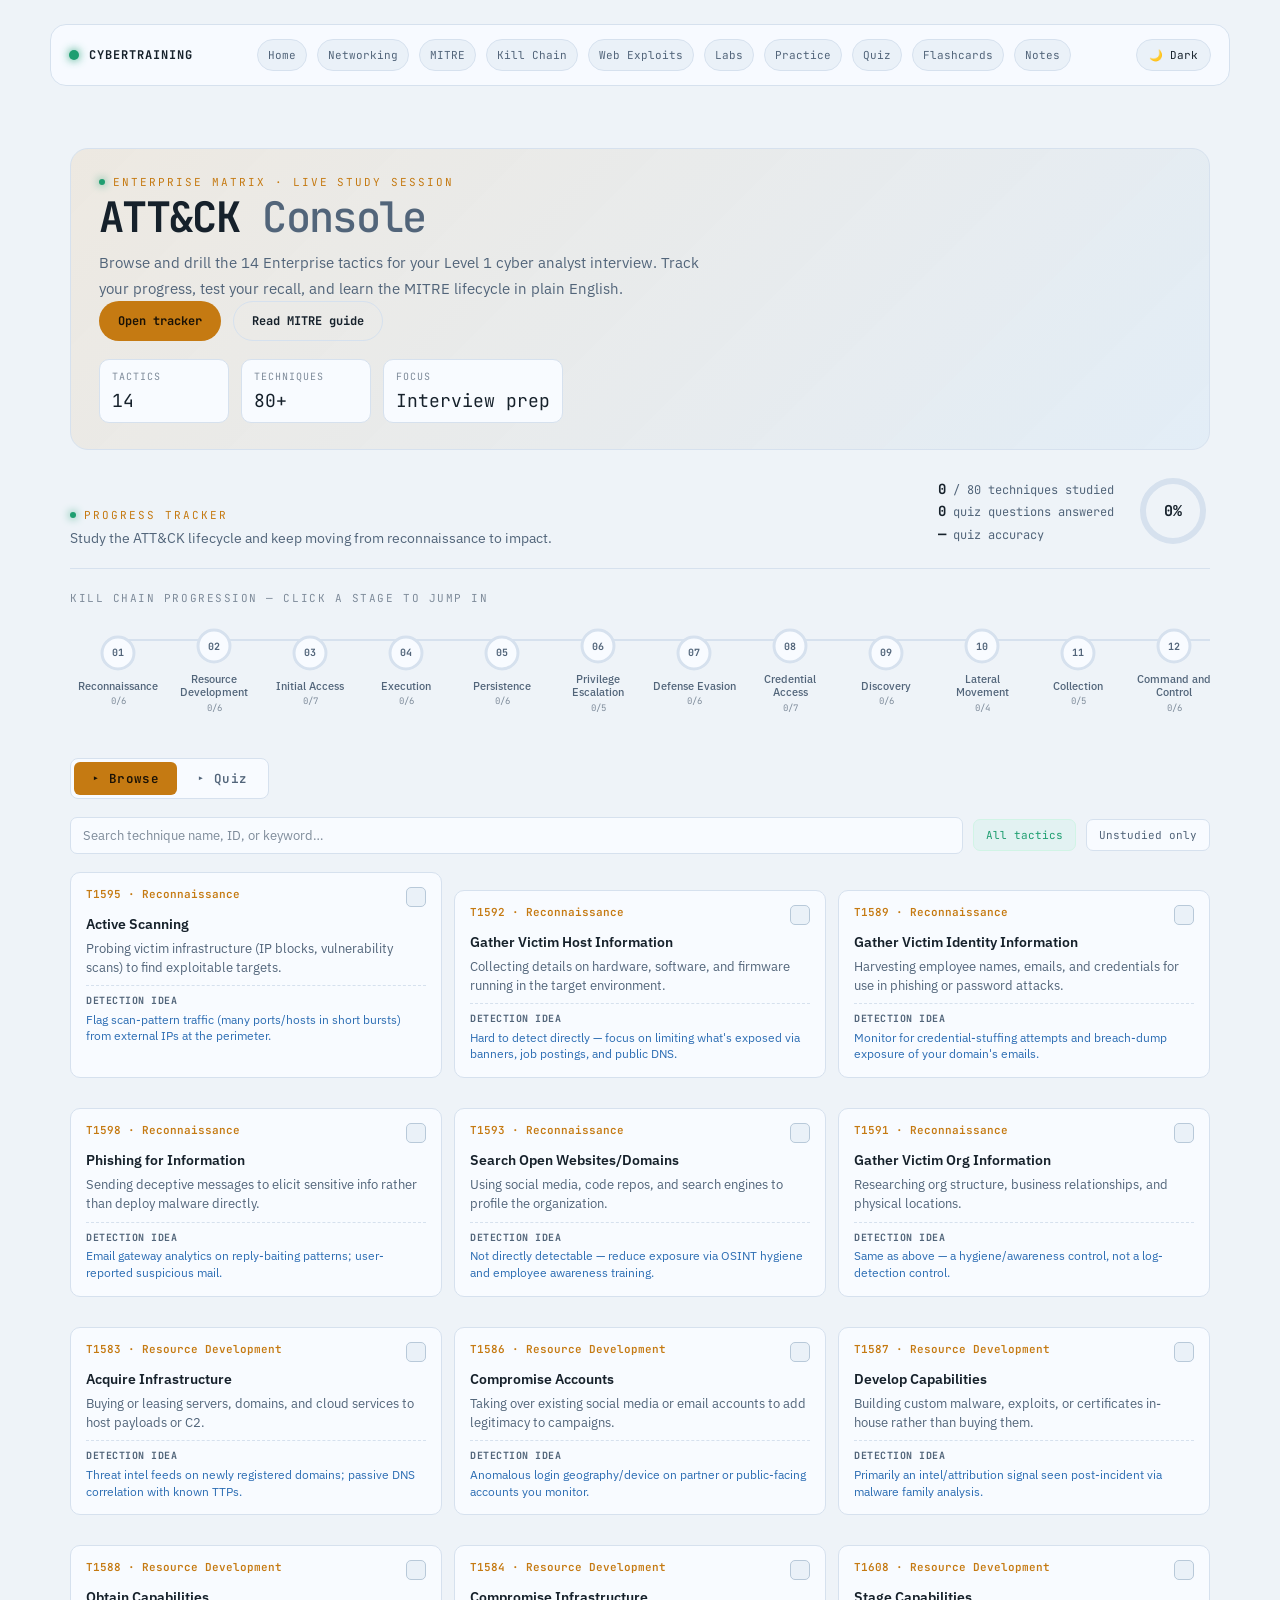
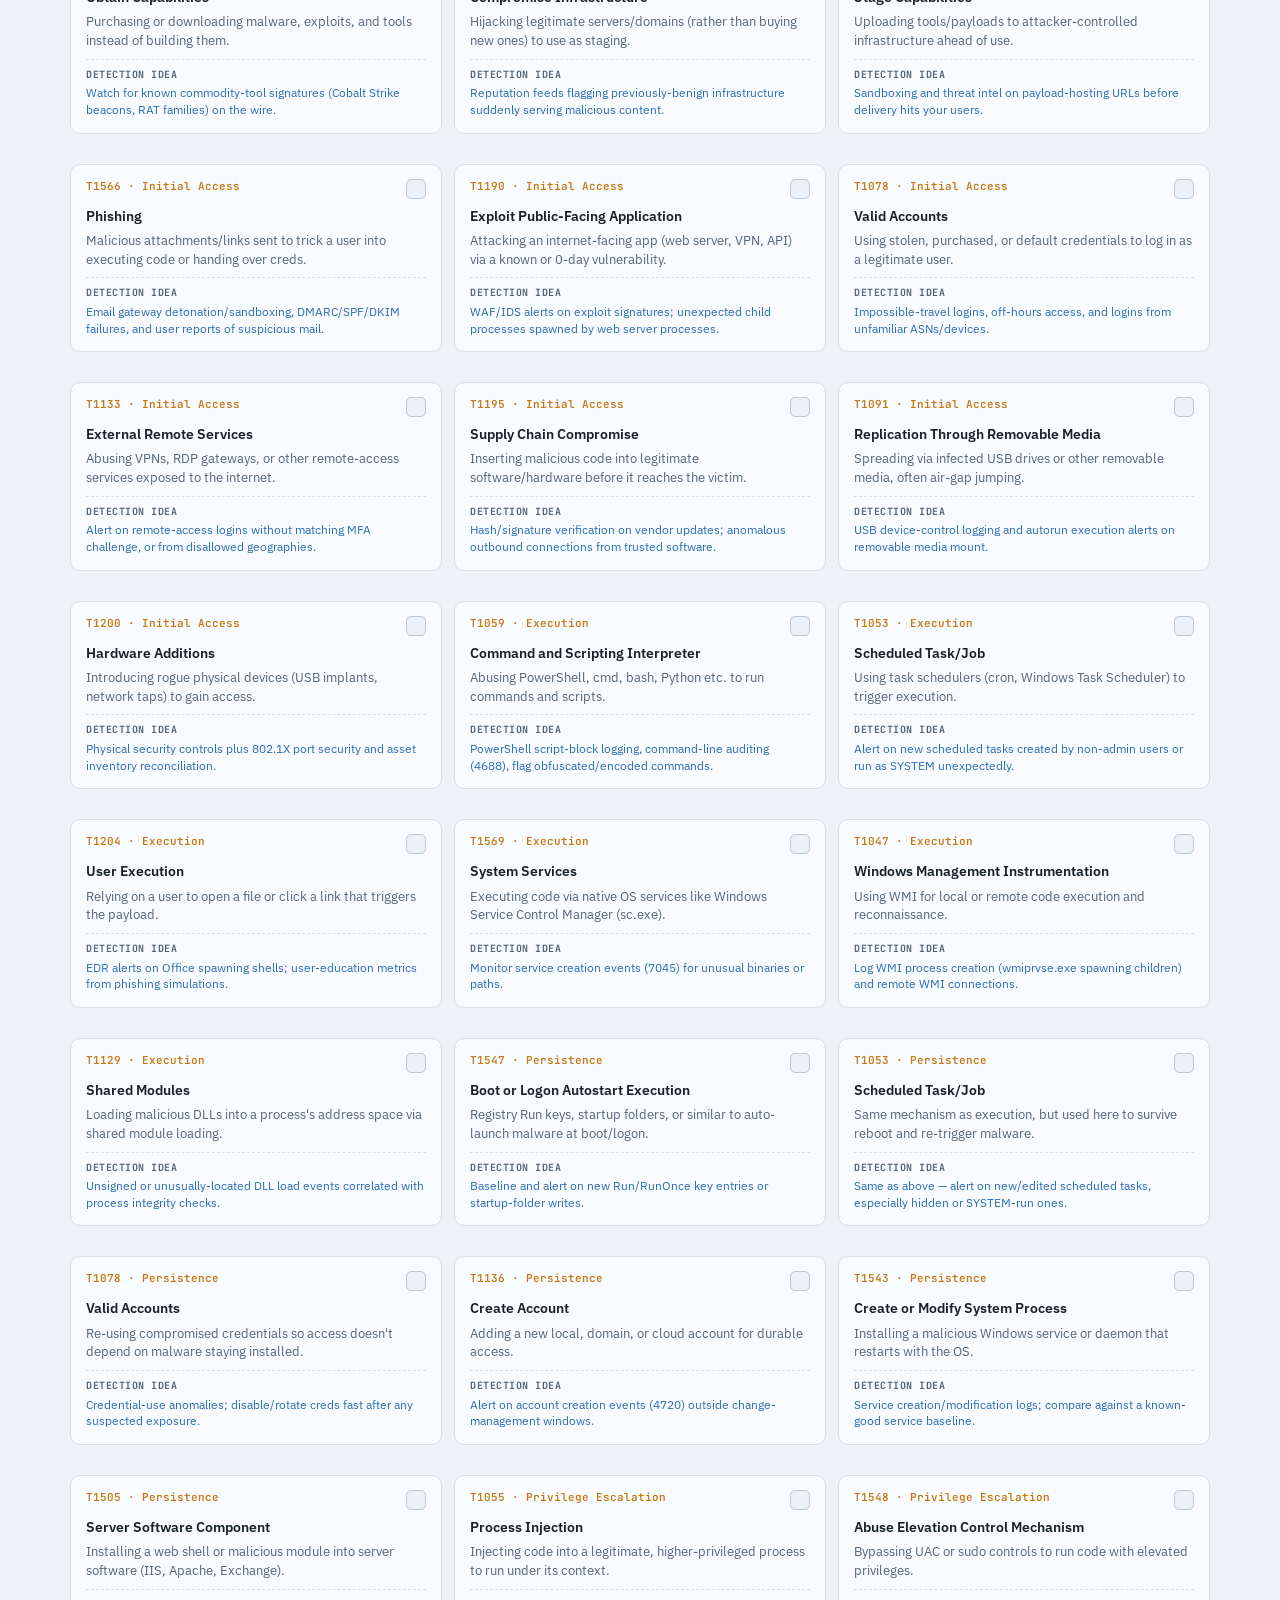
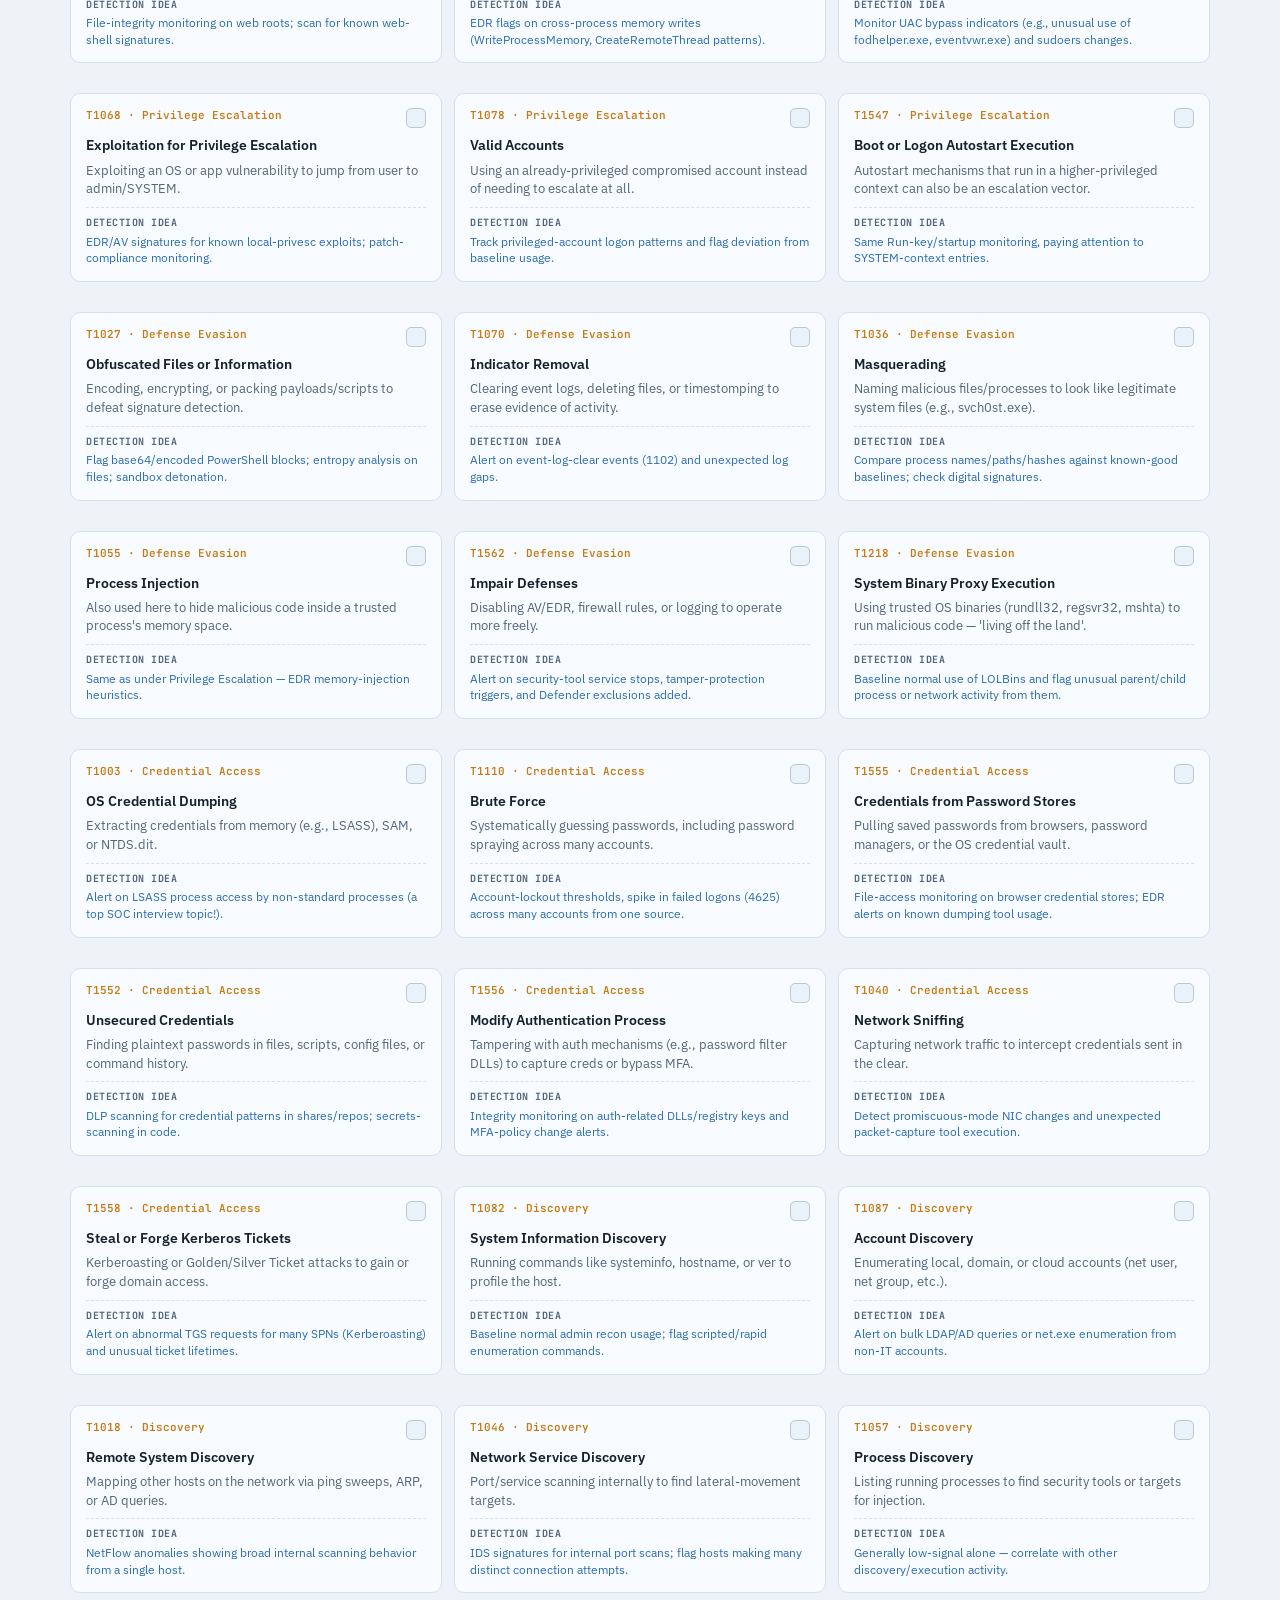
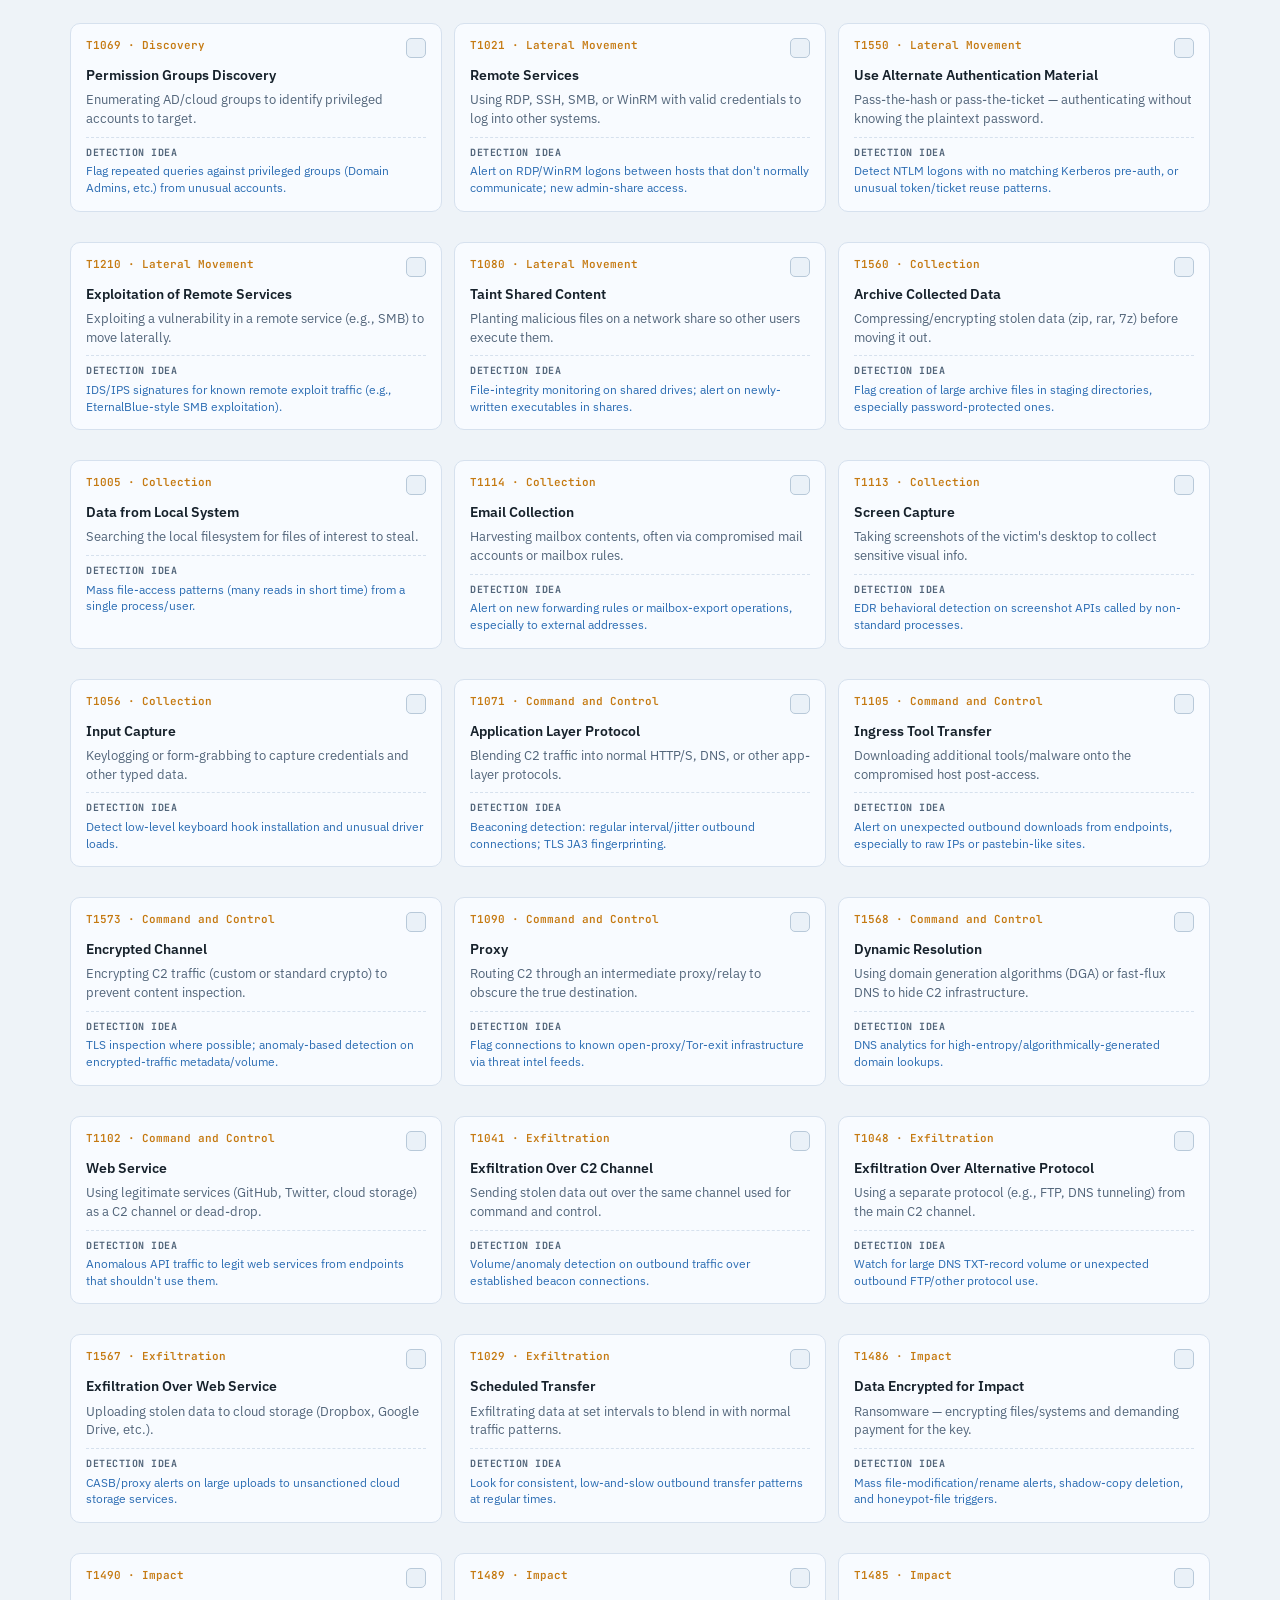
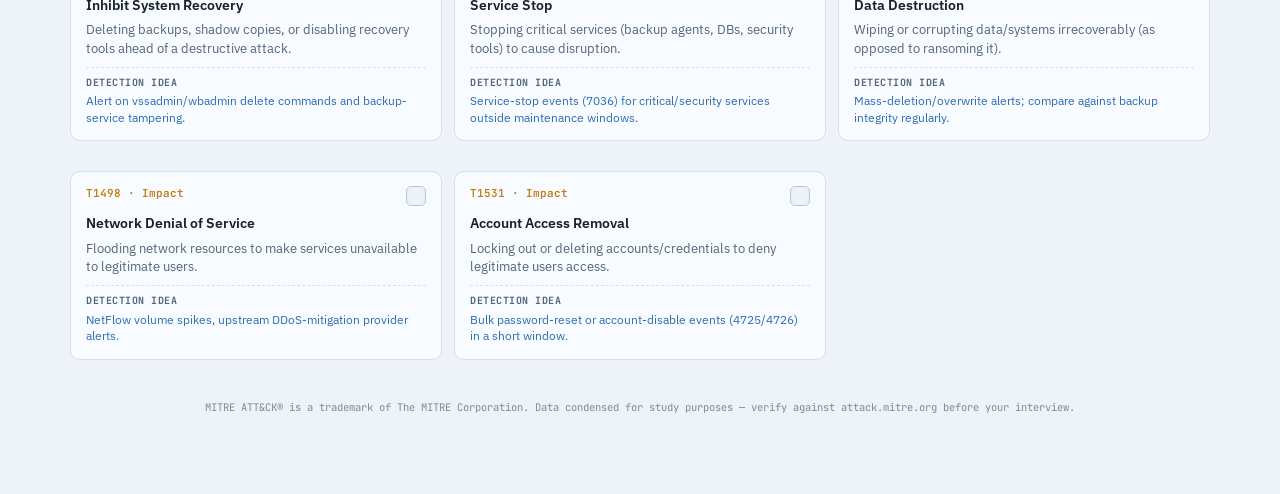
<file: index.html>
<!DOCTYPE html>
<html lang="en" data-theme="dark">
<head>
<meta charset="UTF-8">
<meta name="viewport" content="width=device-width, initial-scale=1.0">
<title>ATT&CK Console — Enterprise Study Tracker</title>
<link rel="stylesheet" href="assets/css/site.css">
</head>
<body>
  <div class="topbar">
    <div class="brand-mini"><span class="brand-mark"></span>Cybertraining</div>
    <nav class="site-nav" aria-label="Main navigation">
      <a href="index.html">Home</a>
      <a href="pages/networking-protocols.html">Networking</a>
      <a href="pages/mitre.html">MITRE</a>
      <a href="pages/cyber-kill-chains.html">Kill Chain</a>
      <a href="pages/web-vulnerabilities-exploits.html">Web Exploits</a>
      <a href="pages/labs.html">Labs</a>
      <a href="pages/practice.html">Practice</a>
      <a href="pages/quiz.html">Quiz</a>
      <a href="pages/flashcards.html">Flashcards</a>
      <a href="pages/notes.html">Notes</a>
    </nav>
    <button class="theme-toggle" id="theme-toggle" type="button" aria-label="Toggle theme">☀️ Light</button>
  </div>

<div class="wrap">
  <section class="page-hero">
    <div>
      <div class="brand-eyebrow"><span class="dot"></span>ENTERPRISE MATRIX · LIVE STUDY SESSION</div>
      <h1>ATT&CK<span> Console</span></h1>
      <p>Browse and drill the 14 Enterprise tactics for your Level 1 cyber analyst interview. Track your progress, test your recall, and learn the MITRE lifecycle in plain English.</p>
      <div class="hero-actions">
        <a class="primary-button" href="#browse-view">Open tracker</a>
        <a class="secondary-button" href="pages/mitre.html">Read MITRE guide</a>
      </div>
      <div class="quick-stats">
        <div class="quick-stat"><span class="label">Tactics</span><span class="value">14</span></div>
        <div class="quick-stat"><span class="label">Techniques</span><span class="value">80+</span></div>
        <div class="quick-stat"><span class="label">Focus</span><span class="value">Interview prep</span></div>
      </div>
    </div>
  </section>

  <header>
    <div>
      <div class="brand-eyebrow"><span class="dot"></span>Progress tracker</div>
      <div class="subtitle">Study the ATT&CK lifecycle and keep moving from reconnaissance to impact.</div>
    </div>
    <div class="stat-block">
      <div class="stat-nums">
        <div><b id="stat-studied">0</b> / <span id="stat-total">0</span> techniques studied</div>
        <div><b id="stat-quiz">0</b> quiz questions answered</div>
        <div><b id="stat-acc">—</b> quiz accuracy</div>
      </div>
      <div class="ring">
        <svg viewBox="0 0 74 74">
          <circle class="ring-bg" cx="37" cy="37" r="30"></circle>
          <circle class="ring-fg" id="ring-fg" cx="37" cy="37" r="30" stroke-dasharray="188.5" stroke-dashoffset="188.5"></circle>
        </svg>
        <div class="ring-label" id="ring-label">0%</div>
      </div>
    </div>
  </header>

  <div class="rail-section">
    <div class="rail-title">Kill Chain Progression — click a stage to jump in</div>
    <div class="rail" id="rail"></div>
  </div>

  <div class="tabs">
    <button class="tab-btn active" data-tab="browse">▸ Browse</button>
    <button class="tab-btn" data-tab="quiz">▸ Quiz</button>
  </div>

  <div id="browse-view">
    <div class="controls">
      <input class="search-box" id="search" placeholder="Search technique name, ID, or keyword…">
      <button class="filter-chip active" id="filter-all">All tactics</button>
      <button class="filter-chip" id="filter-unstudied">Unstudied only</button>
    </div>
    <div id="tactic-heading-block"></div>
    <div class="grid" id="grid"></div>
    <div class="empty-note" id="empty-note" style="display:none;">No techniques match that search.</div>
  </div>

  <div id="quiz-view" style="display:none;">
    <div class="quiz-wrap">
      <div class="quiz-score">
        <span>Session score: <b id="qs-correct">0</b> / <span id="qs-total">0</span></span>
        <button class="filter-chip" id="qz-reset">Reset session</button>
      </div>
      <div class="quiz-card">
        <div class="quiz-kicker" id="qz-kicker">Question type</div>
        <div class="quiz-prompt" id="qz-prompt">Loading…</div>
        <div class="quiz-options" id="qz-options"></div>
        <div class="quiz-explain" id="qz-explain"></div>
        <button class="quiz-next" id="qz-next">Next question →</button>
      </div>
      <div class="quiz-progressbar"><div id="qz-bar" style="width:0%"></div></div>
    </div>
  </div>

  <footer>MITRE ATT&CK® is a trademark of The MITRE Corporation. Data condensed for study purposes — verify against attack.mitre.org before your interview.</footer>
</div>

<script src="assets/js/site.js"></script>
</body>
</html>
</file>
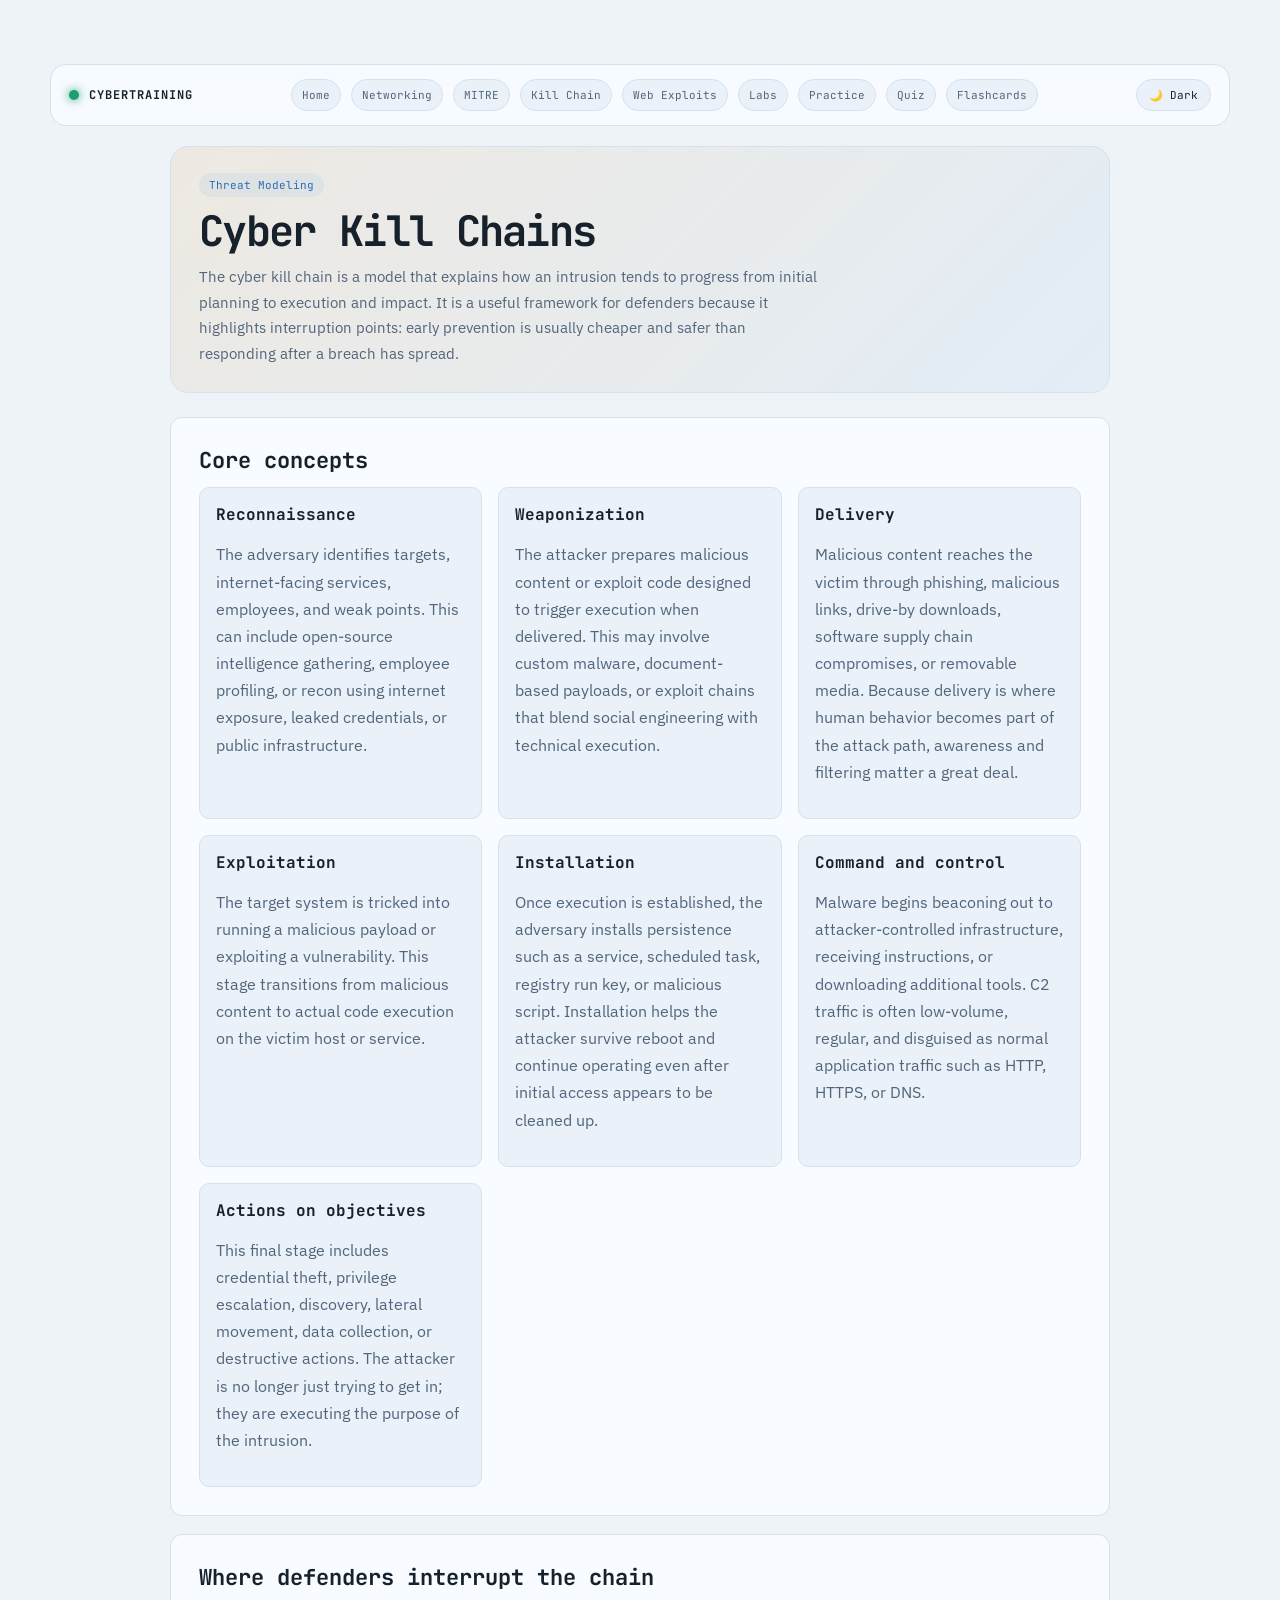
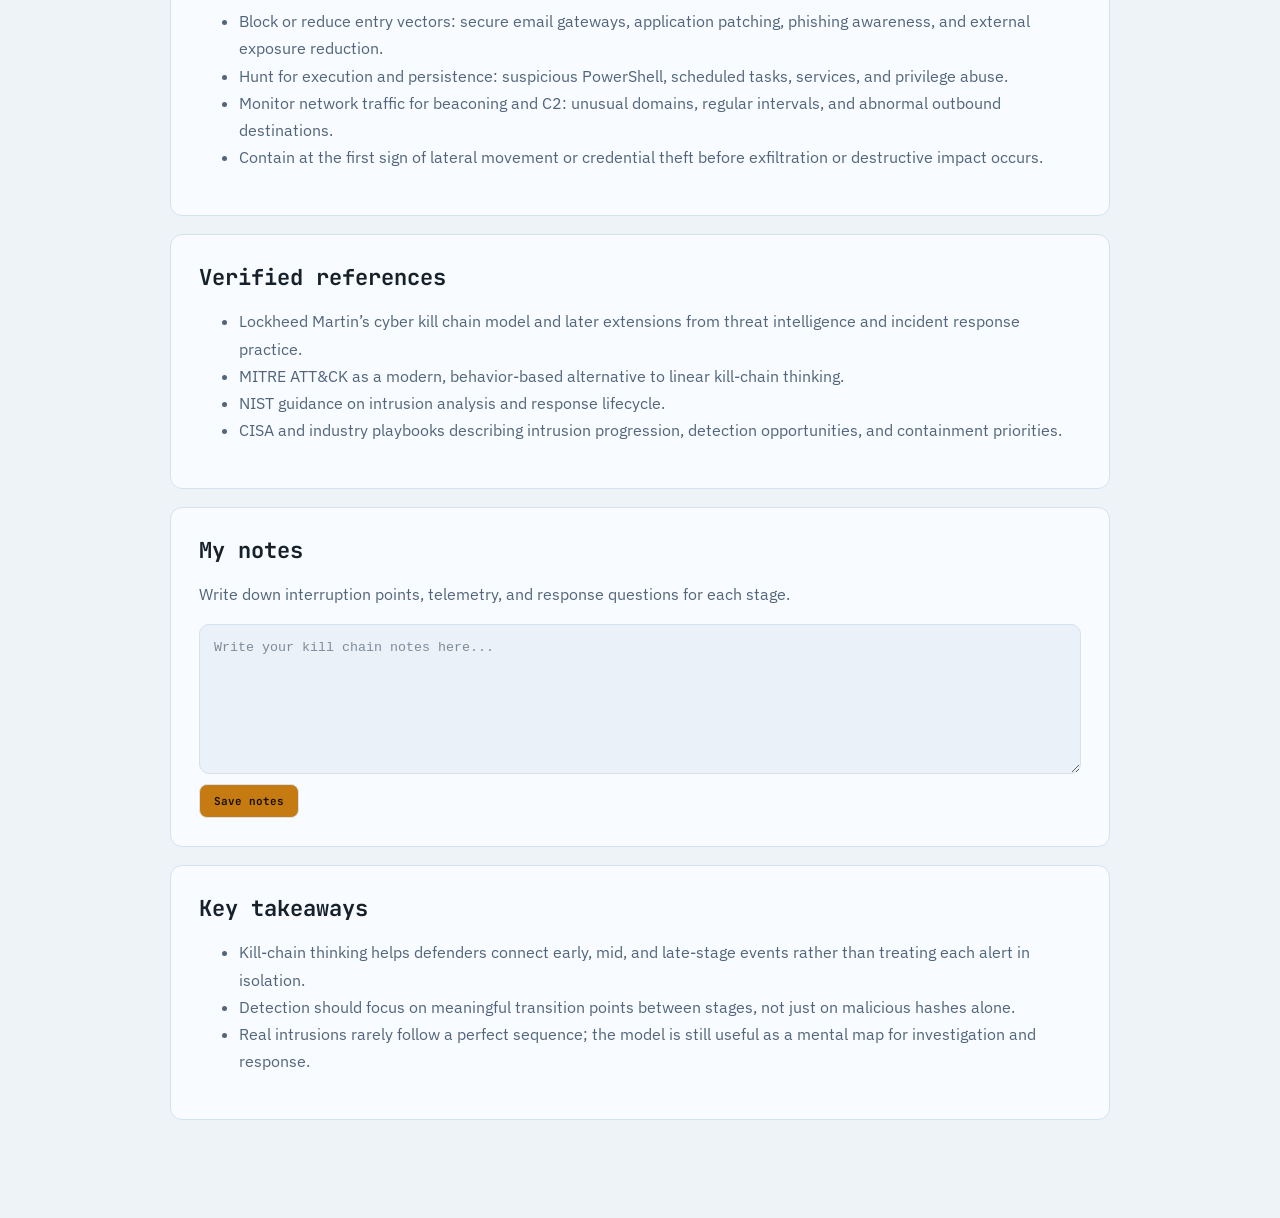
<file: pages/cyber-kill-chains.html>
<!DOCTYPE html>
<html lang="en">
<head>
  <meta charset="UTF-8">
  <meta name="viewport" content="width=device-width, initial-scale=1.0">
  <title>Cybertraining – Cyber Kill Chains</title>
  <link rel="stylesheet" href="../assets/css/site.css">
  <style>
    body { padding: 40px 20px; }
    .page-shell { max-width: 980px; margin: 0 auto; }
    .nav { display: flex; flex-wrap: wrap; gap: 10px; margin-bottom: 24px; }
    .nav a { color: var(--text); text-decoration: none; border: 1px solid var(--border); background: var(--panel); padding: 8px 12px; border-radius: 8px; }
    .card { background: var(--panel); border: 1px solid var(--border); border-radius: 12px; padding: 28px; margin-bottom: 18px; }
    h1, h2, h3 { font-family: var(--mono); }
    p, li { color: var(--text-dim); line-height: 1.7; }
    .grid { display: grid; grid-template-columns: repeat(auto-fit, minmax(220px, 1fr)); gap: 16px; }
    .mini { background: var(--panel-2); border: 1px solid var(--border); border-radius: 10px; padding: 16px; }
    .pill { display: inline-block; padding: 5px 10px; border-radius: 999px; background: rgba(95,168,224,.1); color: var(--blue); font-family: var(--mono); font-size: 11px; margin-bottom: 12px; }
  </style>
</head>
<body>
  <div class="topbar">
    <div class="brand-mini"><span class="brand-mark"></span>Cybertraining</div>
    <nav class="site-nav" aria-label="Main navigation">
      <a href="../index.html">Home</a>
      <a href="networking-protocols.html">Networking</a>
      <a href="mitre.html">MITRE</a>
      <a href="cyber-kill-chains.html">Kill Chain</a>
      <a href="web-vulnerabilities-exploits.html">Web Exploits</a>
      <a href="labs.html">Labs</a>
      <a href="practice.html">Practice</a>
      <a href="quiz.html">Quiz</a>
      <a href="flashcards.html">Flashcards</a>
    </nav>
    <button class="theme-toggle" id="theme-toggle" type="button" aria-label="Toggle theme">☀️ Light</button>
  </div>

  <div class="page-shell">
    <div class="page-hero">
      <div>
        <div class="pill">Threat Modeling</div>
        <h1>Cyber Kill Chains</h1>
        <p>The cyber kill chain is a model that explains how an intrusion tends to progress from initial planning to execution and impact. It is a useful framework for defenders because it highlights interruption points: early prevention is usually cheaper and safer than responding after a breach has spread.</p>
      </div>
    </div>

    <div class="card">
      <h2>Core concepts</h2>
      <div class="grid">
        <div class="mini">
          <h3>Reconnaissance</h3>
          <p>The adversary identifies targets, internet-facing services, employees, and weak points. This can include open-source intelligence gathering, employee profiling, or recon using internet exposure, leaked credentials, or public infrastructure.</p>
        </div>

        <div class="mini">
          <h3>Weaponization</h3>
          <p>The attacker prepares malicious content or exploit code designed to trigger execution when delivered. This may involve custom malware, document-based payloads, or exploit chains that blend social engineering with technical execution.</p>
        </div>

        <div class="mini">
          <h3>Delivery</h3>
          <p>Malicious content reaches the victim through phishing, malicious links, drive-by downloads, software supply chain compromises, or removable media. Because delivery is where human behavior becomes part of the attack path, awareness and filtering matter a great deal.</p>
        </div>

        <div class="mini">
          <h3>Exploitation</h3>
          <p>The target system is tricked into running a malicious payload or exploiting a vulnerability. This stage transitions from malicious content to actual code execution on the victim host or service.</p>
        </div>

        <div class="mini">
          <h3>Installation</h3>
          <p>Once execution is established, the adversary installs persistence such as a service, scheduled task, registry run key, or malicious script. Installation helps the attacker survive reboot and continue operating even after initial access appears to be cleaned up.</p>
        </div>

        <div class="mini">
          <h3>Command and control</h3>
          <p>Malware begins beaconing out to attacker-controlled infrastructure, receiving instructions, or downloading additional tools. C2 traffic is often low-volume, regular, and disguised as normal application traffic such as HTTP, HTTPS, or DNS.</p>
        </div>

        <div class="mini">
          <h3>Actions on objectives</h3>
          <p>This final stage includes credential theft, privilege escalation, discovery, lateral movement, data collection, or destructive actions. The attacker is no longer just trying to get in; they are executing the purpose of the intrusion.</p>
        </div>
      </div>
    </div>

    <div class="card">
      <h2>Where defenders interrupt the chain</h2>
      <ul>
        <li>Block or reduce entry vectors: secure email gateways, application patching, phishing awareness, and external exposure reduction.</li>
        <li>Hunt for execution and persistence: suspicious PowerShell, scheduled tasks, services, and privilege abuse.</li>
        <li>Monitor network traffic for beaconing and C2: unusual domains, regular intervals, and abnormal outbound destinations.</li>
        <li>Contain at the first sign of lateral movement or credential theft before exfiltration or destructive impact occurs.</li>
      </ul>
    </div>

    <div class="card">
      <h2>Verified references</h2>
      <ul>
        <li>Lockheed Martin’s cyber kill chain model and later extensions from threat intelligence and incident response practice.</li>
        <li>MITRE ATT&CK as a modern, behavior-based alternative to linear kill-chain thinking.</li>
        <li>NIST guidance on intrusion analysis and response lifecycle.</li>
        <li>CISA and industry playbooks describing intrusion progression, detection opportunities, and containment priorities.</li>
      </ul>
    </div>

    <div class="card">
      <h2>My notes</h2>
      <p>Write down interruption points, telemetry, and response questions for each stage.</p>
      <div class="notes-panel" data-notes-key="cyber-kill-chains">
        <textarea class="notes-input" placeholder="Write your kill chain notes here..." aria-label="Cyber Kill Chains notes"></textarea>
        <div class="notes-actions"><button class="notes-save" type="button">Save notes</button><span class="notes-status" aria-live="polite"></span></div>
      </div>
    </div>

    <div class="card">
      <h2>Key takeaways</h2>
      <ul>
        <li>Kill-chain thinking helps defenders connect early, mid, and late-stage events rather than treating each alert in isolation.</li>
        <li>Detection should focus on meaningful transition points between stages, not just on malicious hashes alone.</li>
        <li>Real intrusions rarely follow a perfect sequence; the model is still useful as a mental map for investigation and response.</li>
      </ul>
    </div>
  </div>
  <script src="../assets/js/site.js"></script>
</body>
</html>
</file>
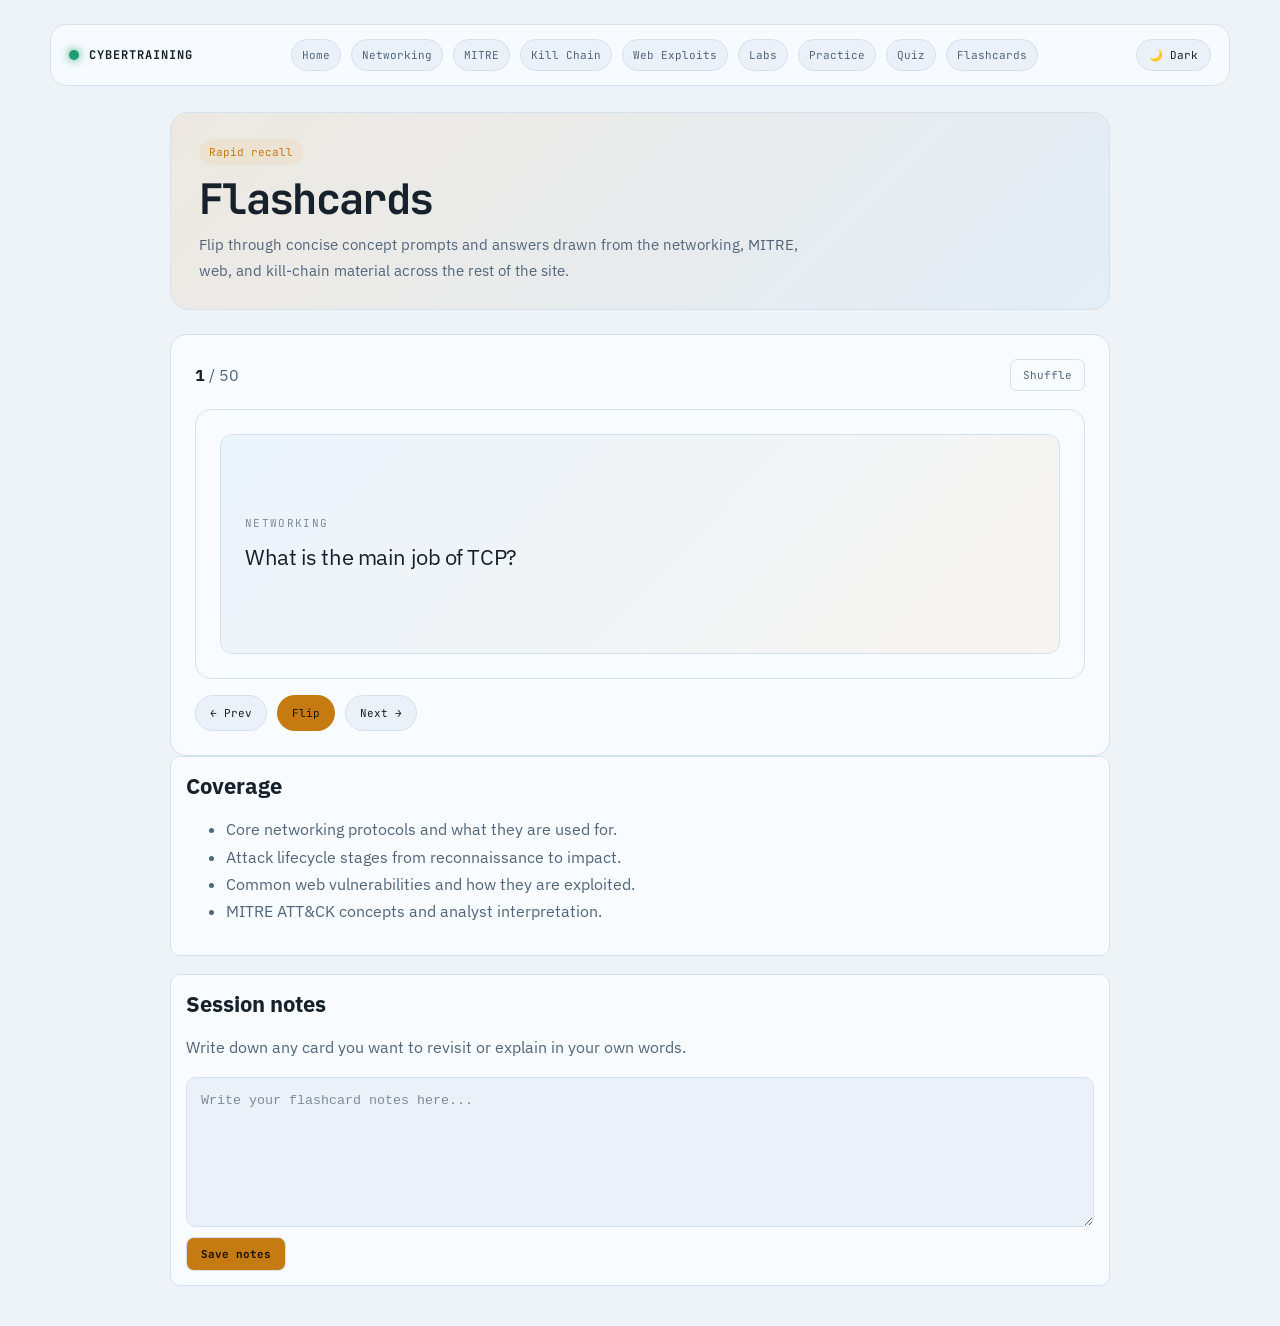
<file: pages/flashcards.html>
<!DOCTYPE html>
<html lang="en" data-theme="dark">
<head>
  <meta charset="UTF-8">
  <meta name="viewport" content="width=device-width, initial-scale=1.0">
  <title>Cybertraining - Flashcards</title>
  <link rel="stylesheet" href="../assets/css/site.css">
</head>
<body>
  <div class="topbar">
    <div class="brand-mini"><span class="brand-mark"></span>Cybertraining</div>
    <nav class="site-nav" aria-label="Main navigation">
      <a href="../index.html">Home</a>
      <a href="networking-protocols.html">Networking</a>
      <a href="mitre.html">MITRE</a>
      <a href="cyber-kill-chains.html">Kill Chain</a>
      <a href="web-vulnerabilities-exploits.html">Web Exploits</a>
      <a href="labs.html">Labs</a>
      <a href="practice.html">Practice</a>
      <a href="quiz.html">Quiz</a>
      <a href="flashcards.html">Flashcards</a>
    </nav>
    <button class="theme-toggle" id="theme-toggle" type="button" aria-label="Toggle theme">☀️ Light</button>
  </div>

  <main class="page-shell">
    <section class="page-hero">
      <div>
        <div class="pill">Rapid recall</div>
        <h1>Flashcards</h1>
        <p>Flip through concise concept prompts and answers drawn from the networking, MITRE, web, and kill-chain material across the rest of the site.</p>
      </div>
    </section>

    <section class="study-card">
      <div class="quiz-scorebar">
        <div><strong id="flashcard-index">1</strong> / <span id="flashcard-total">0</span></div>
        <button class="filter-chip" id="shuffle-cards" type="button">Shuffle</button>
      </div>

      <div class="flashcard-shell" id="flashcard-shell">
        <div class="flashcard-inner" id="flashcard-inner">
          <div class="flashcard-face front">
            <div class="flashcard-tag" id="flashcard-tag">Topic</div>
            <p class="flashcard-question" id="flashcard-front">Loading…</p>
          </div>
          <div class="flashcard-face back">
            <div class="flashcard-tag">Answer</div>
            <p class="flashcard-answer" id="flashcard-back">Loading…</p>
          </div>
        </div>
      </div>

      <div class="flashcard-controls">
        <button type="button" id="prev-card">← Prev</button>
        <button type="button" class="primary" id="flip-card">Flip</button>
        <button type="button" id="next-card">Next →</button>
      </div>
    </section>

    <section class="card">
      <h2>Coverage</h2>
      <ul>
        <li>Core networking protocols and what they are used for.</li>
        <li>Attack lifecycle stages from reconnaissance to impact.</li>
        <li>Common web vulnerabilities and how they are exploited.</li>
        <li>MITRE ATT&CK concepts and analyst interpretation.</li>
      </ul>
    </section>

    <section class="card">
      <h2>Session notes</h2>
      <p>Write down any card you want to revisit or explain in your own words.</p>
      <div class="notes-panel" data-notes-key="flashcards">
        <textarea class="notes-input" placeholder="Write your flashcard notes here..." aria-label="Flashcards notes"></textarea>
        <div class="notes-actions"><button class="notes-save" type="button">Save notes</button><span class="notes-status" aria-live="polite"></span></div>
      </div>
    </section>
  </main>

  <script src="../assets/js/site.js"></script>
  <script>
    const FLASHCARDS = [
      { topic: 'Networking', front: 'What is the main job of TCP?', back: 'TCP provides reliable, ordered delivery of data between hosts using a connection-oriented handshake.' },
      { topic: 'Networking', front: 'How does UDP differ from TCP?', back: 'UDP is lightweight and connectionless, which makes it faster for DNS, streaming, and real-time traffic but less reliable.' },
      { topic: 'Networking', front: 'What happens during the TCP three-way handshake?', back: 'The client sends SYN, the server responds with SYN-ACK, and the client completes the connection with ACK.' },
      { topic: 'Networking', front: 'Why is DNS a common place to spot attack activity?', back: 'Attackers often use DNS for lookups to malicious domains, tunneling, or C2, which creates suspicious query patterns.' },
      { topic: 'Networking', front: 'What is DHCP used for?', back: 'DHCP automatically leases IP addresses and network settings such as gateways and DNS servers to clients.' },
      { topic: 'Networking', front: 'Why is a rogue DHCP server dangerous?', back: 'It can assign attacker-controlled gateway or DNS settings and redirect traffic through malicious infrastructure.' },
      { topic: 'Networking', front: 'What does ARP do?', back: 'ARP maps an IPv4 address to a MAC address on the local network segment.' },
      { topic: 'Networking', front: 'What is ARP poisoning?', back: 'An attacker sends false ARP information so local hosts associate the attacker MAC address with another host, often the gateway.' },
      { topic: 'Networking', front: 'What security problem does traditional Telnet have?', back: 'Telnet sends credentials and session data without encryption, so SSH should normally replace it.' },
      { topic: 'Networking', front: 'What is SSH commonly used for?', back: 'SSH provides encrypted remote administration, file transfer, and tunneling.' },
      { topic: 'Networking', front: 'What does HTTPS add to HTTP?', back: 'HTTPS uses TLS to protect web content in transit and authenticate the server through certificates.' },
      { topic: 'Networking', front: 'What can still be observed when HTTPS encrypts content?', back: 'Metadata such as destination, timing, traffic volume, certificate details, and connection patterns can still be analyzed.' },
      { topic: 'Networking', front: 'Why should SNMP be restricted?', back: 'Weak community strings or exposed write access can reveal device information or permit unauthorized configuration changes.' },

      { topic: 'MITRE', front: 'What is a tactic in ATT&CK?', back: 'A tactic is the adversary objective at a stage of an attack, such as initial access, persistence, or exfiltration.' },
      { topic: 'MITRE', front: 'What is a technique in ATT&CK?', back: 'A technique is the concrete method used to achieve a tactic, such as phishing, PowerShell abuse, or credential dumping.' },
      { topic: 'MITRE', front: 'Which ATT&CK tactic covers phishing for a foothold?', back: 'Initial Access, because phishing can provide the attacker with entry into the target environment.' },
      { topic: 'MITRE', front: 'What is persistence?', back: 'Persistence consists of methods that keep attacker access available across reboots, logoffs, or credential changes.' },
      { topic: 'MITRE', front: 'What is privilege escalation?', back: 'Privilege escalation is gaining higher permissions, such as moving from a standard user to administrator or SYSTEM.' },
      { topic: 'MITRE', front: 'What is credential access?', back: 'Credential access is the theft or interception of passwords, tokens, keys, or other authentication material.' },
      { topic: 'MITRE', front: 'What is lateral movement?', back: 'Lateral movement is traveling from one compromised system or account to another within an environment.' },
      { topic: 'MITRE', front: 'What is command and control?', back: 'Command and control is communication between an attacker and compromised systems for instructions, data, or additional tools.' },
      { topic: 'MITRE', front: 'How can ATT&CK help a security team?', back: 'It provides a shared language for threat hunting, detection coverage, incident reporting, and control-gap analysis.' },

      { topic: 'Kill Chain', front: 'What happens during reconnaissance?', back: 'The attacker gathers information about the target, such as infrastructure, users, services, and weak points.' },
      { topic: 'Kill Chain', front: 'What is weaponization?', back: 'The attacker prepares an exploit, malicious document, payload, or other capability for delivery to the target.' },
      { topic: 'Kill Chain', front: 'What is delivery?', back: 'Delivery is the stage where malicious content reaches the victim through phishing, websites, software, or removable media.' },
      { topic: 'Kill Chain', front: 'What is exploitation?', back: 'Exploitation occurs when a vulnerability or user action causes the delivered code or payload to execute.' },
      { topic: 'Kill Chain', front: 'What is installation?', back: 'Installation establishes malware or persistence on the victim so the attacker can return after initial execution.' },
      { topic: 'Kill Chain', front: 'What is command and control in a kill chain?', back: 'It is the communication channel used by compromised systems to receive instructions or send information to the attacker.' },
      { topic: 'Kill Chain', front: 'What are actions on objectives?', back: 'They are the attacker’s intended outcomes, such as data theft, disruption, fraud, or destruction.' },
      { topic: 'Kill Chain', front: 'Why is interrupting the kill chain valuable?', back: 'Stopping an intrusion early reduces impact and prevents the attacker from progressing to lateral movement or exfiltration.' },
      { topic: 'Kill Chain', front: 'Why is a kill chain not a perfect linear sequence?', back: 'Real intrusions can skip, repeat, or reverse stages, so the model is a useful mental map rather than a strict timeline.' },

      { topic: 'Web Security', front: 'What is SQL injection?', back: 'It is an attack where malicious SQL is inserted into application input to alter or read database queries.' },
      { topic: 'Web Security', front: 'What is the primary defense against SQL injection?', back: 'Use parameterized queries or prepared statements and avoid concatenating untrusted input into SQL commands.' },
      { topic: 'Web Security', front: 'What is XSS?', back: 'Cross-site scripting injects malicious JavaScript into user-controlled web content, often targeting sessions or browser actions.' },
      { topic: 'Web Security', front: 'What are stored and reflected XSS?', back: 'Stored XSS persists on the server or in a database; reflected XSS is returned immediately in a response, often from a crafted request.' },
      { topic: 'Web Security', front: 'What is broken access control?', back: 'It occurs when users can access data or actions beyond their authorized permissions.' },
      { topic: 'Web Security', front: 'What is an IDOR vulnerability?', back: 'Insecure direct object reference occurs when changing an object identifier exposes another user’s resource without a proper authorization check.' },
      { topic: 'Web Security', front: 'What is command injection?', back: 'It occurs when attacker-controlled input reaches an operating system command or interpreter and causes unintended execution.' },
      { topic: 'Web Security', front: 'What is path traversal?', back: 'Path traversal uses sequences such as parent-directory references to access files outside the intended application directory.' },
      { topic: 'Web Security', front: 'What is SSRF?', back: 'Server-side request forgery causes the server to make requests to attacker-selected internal or restricted destinations.' },

      { topic: 'Labs', front: 'Why do analysts correlate endpoint, identity, and network logs?', back: 'Correlating sources reduces false positives and helps confirm whether a suspicious event is part of a real intrusion chain.' },
      { topic: 'Labs', front: 'What can a scheduled task after suspicious PowerShell suggest?', back: 'It may indicate execution followed by persistence, especially if the task is new, hidden, or runs from an unusual path.' },
      { topic: 'Labs', front: 'What makes DNS behavior look like beaconing?', back: 'Regular timing, repeated destinations, unusual domain names, low variance, and a related suspicious endpoint process strengthen that hypothesis.' },
      { topic: 'Labs', front: 'What should an analyst check after an unusual remote login?', back: 'Check the source and destination hosts, account history, MFA context, process activity, lateral movement, and whether the login was expected.' },
      { topic: 'Practice', front: 'What should an analyst communicate when investigating a suspicious alert?', back: 'Describe the signal, likely impact, supporting evidence, confidence level, scope, and recommended next containment or investigation steps.' },
      { topic: 'Practice', front: 'What is a useful first question during alert triage?', back: 'Ask whether the user, host, process, connection, or action is expected for that asset and time period.' },
      { topic: 'Security basics', front: 'What is defense in depth?', back: 'Defense in depth uses multiple layered controls such as segmentation, patching, detection, and user awareness to reduce risk.' },
      { topic: 'Security basics', front: 'What is least privilege?', back: 'Least privilege gives users, services, and applications only the permissions they need for their legitimate task.' },
      { topic: 'Security basics', front: 'Why are logs important in incident response?', back: 'Logs provide evidence for detection, timeline reconstruction, scoping, attribution of actions, and measuring response effectiveness.' },
      { topic: 'Security basics', front: 'Why does network segmentation reduce risk?', back: 'Segmentation limits which systems can communicate, reducing an attacker’s ability to move laterally after gaining a foothold.' }
    ];

    let currentIndex = 0;
    let cards = [...FLASHCARDS];
    let flipped = false;

    function shuffleCards() {
      cards = [...FLASHCARDS];
      for (let i = cards.length - 1; i > 0; i--) {
        const j = Math.floor(Math.random() * (i + 1));
        [cards[i], cards[j]] = [cards[j], cards[i]];
      }
      currentIndex = 0;
      flipped = false;
      renderCard();
    }

    function renderCard() {
      const current = cards[currentIndex];
      document.getElementById('flashcard-tag').textContent = current.topic;
      document.getElementById('flashcard-front').textContent = current.front;
      document.getElementById('flashcard-back').textContent = current.back;
      document.getElementById('flashcard-index').textContent = currentIndex + 1;
      document.getElementById('flashcard-total').textContent = cards.length;
      document.getElementById('flashcard-shell').classList.toggle('flipped', flipped);
    }

    function flipCard() {
      flipped = !flipped;
      document.getElementById('flashcard-shell').classList.toggle('flipped', flipped);
    }

    function showNextCard(step) {
      currentIndex = (currentIndex + step + cards.length) % cards.length;
      flipped = false;
      renderCard();
    }

    document.getElementById('flip-card').addEventListener('click', flipCard);
    document.getElementById('next-card').addEventListener('click', () => showNextCard(1));
    document.getElementById('prev-card').addEventListener('click', () => showNextCard(-1));
    document.getElementById('shuffle-cards').addEventListener('click', shuffleCards);
    document.getElementById('flashcard-shell').addEventListener('click', flipCard);

    renderCard();
  </script>
</body>
</html>
</file>
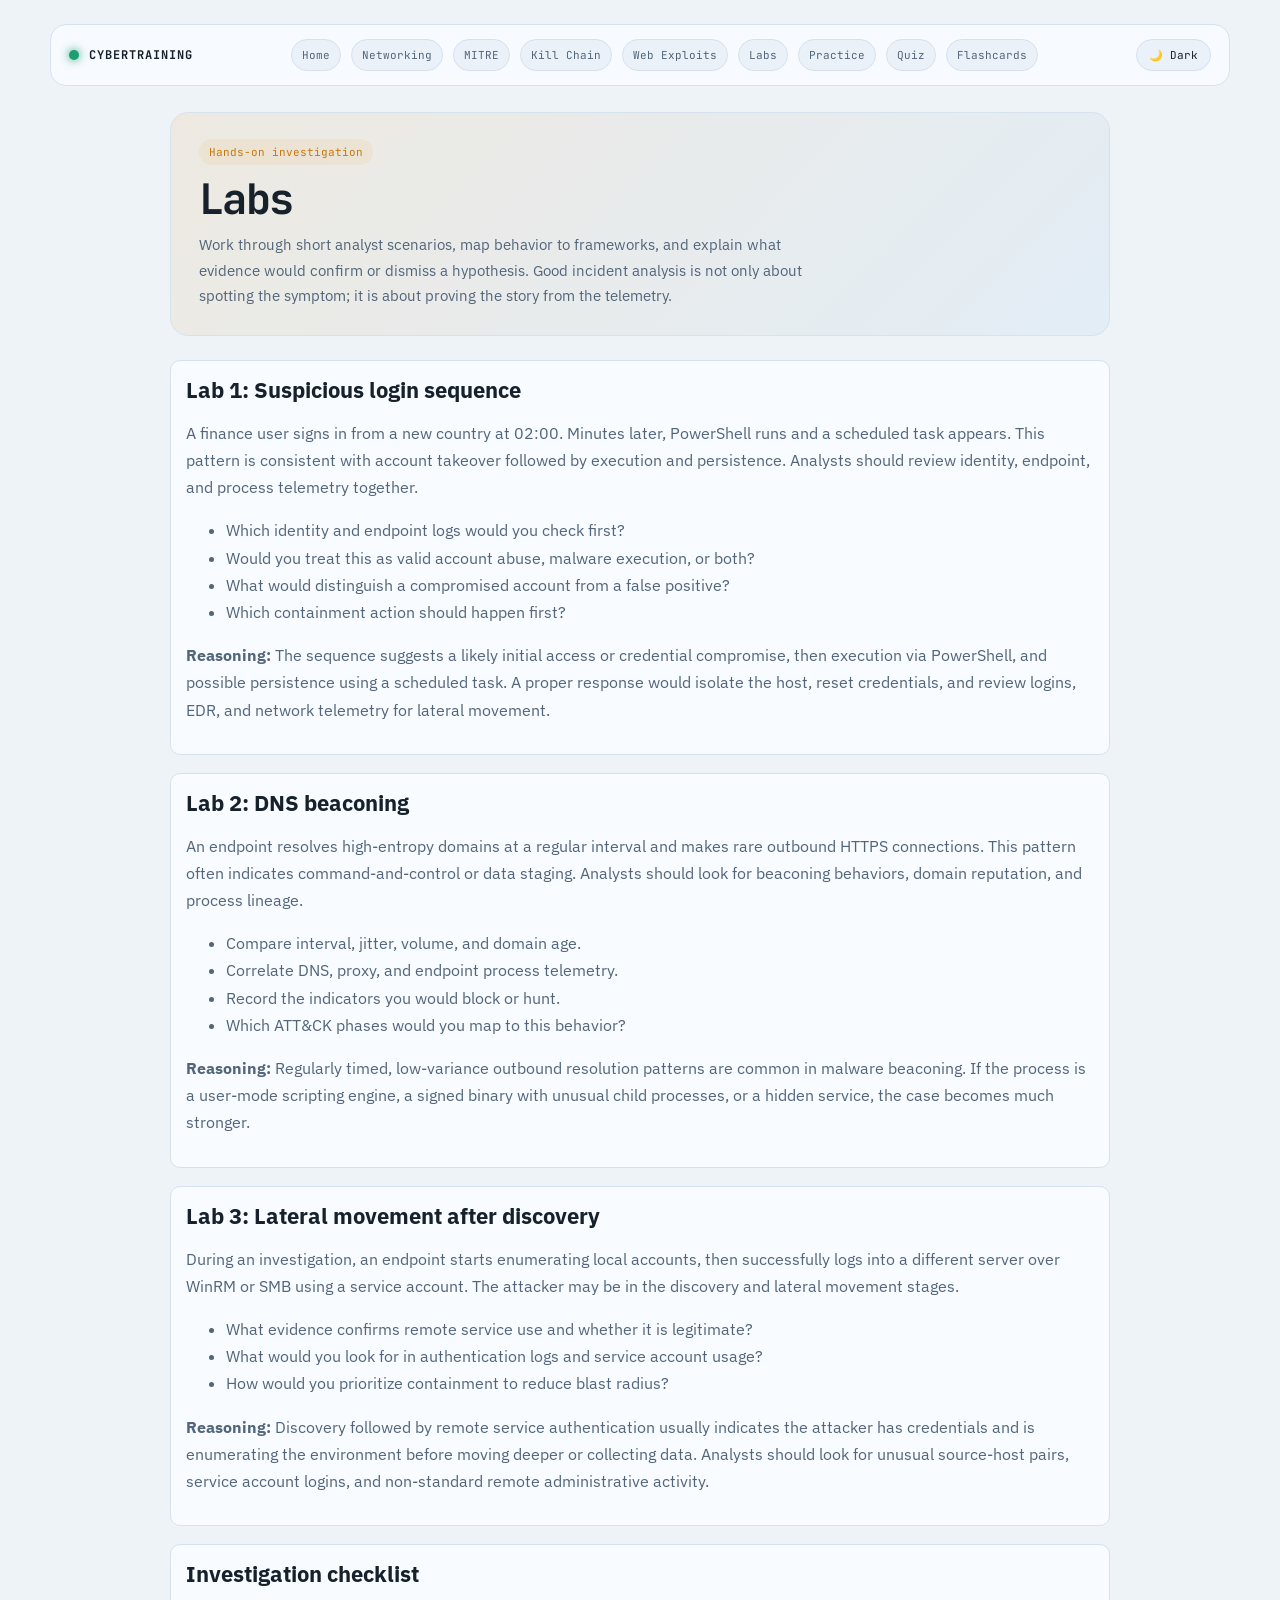
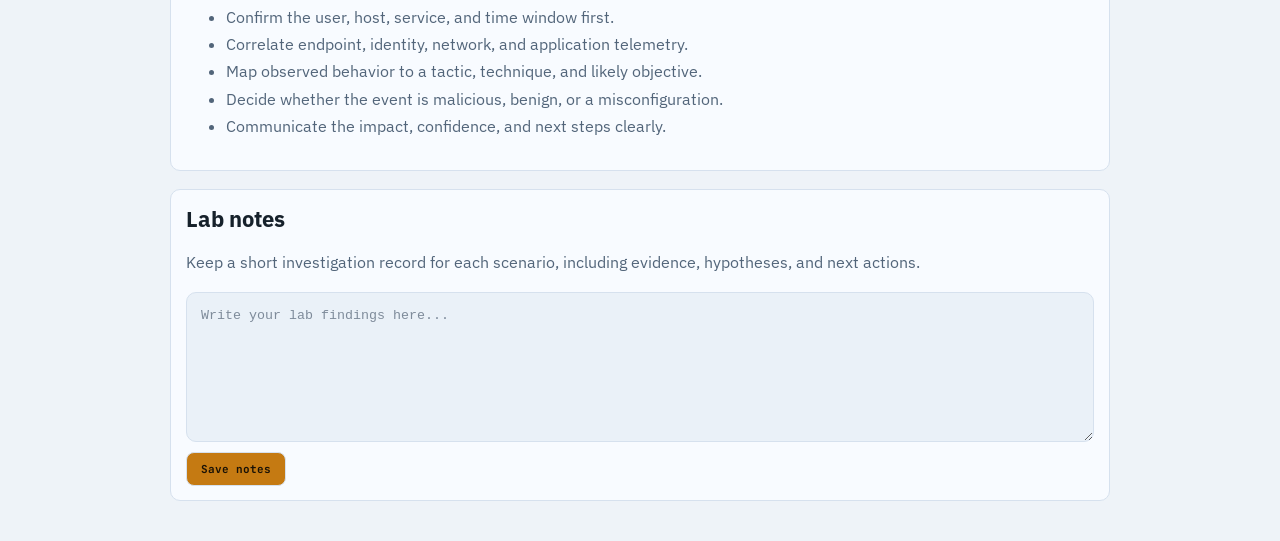
<file: pages/labs.html>
<!DOCTYPE html>
<html lang="en" data-theme="dark">
<head>
  <meta charset="UTF-8">
  <meta name="viewport" content="width=device-width, initial-scale=1.0">
  <title>Cybertraining - Labs</title>
  <link rel="stylesheet" href="../assets/css/site.css">
</head>
<body>
  <div class="topbar">
    <div class="brand-mini"><span class="brand-mark"></span>Cybertraining</div>
    <nav class="site-nav" aria-label="Main navigation">
      <a href="../index.html">Home</a>
      <a href="networking-protocols.html">Networking</a>
      <a href="mitre.html">MITRE</a>
      <a href="cyber-kill-chains.html">Kill Chain</a>
      <a href="web-vulnerabilities-exploits.html">Web Exploits</a>
      <a href="labs.html">Labs</a>
      <a href="practice.html">Practice</a>
      <a href="quiz.html">Quiz</a>
      <a href="flashcards.html">Flashcards</a>
    </nav>
    <button class="theme-toggle" id="theme-toggle" type="button" aria-label="Toggle theme">Light</button>
  </div>

  <main class="page-shell">
    <section class="page-hero">
      <div>
        <div class="pill">Hands-on investigation</div>
        <h1>Labs</h1>
        <p>Work through short analyst scenarios, map behavior to frameworks, and explain what evidence would confirm or dismiss a hypothesis. Good incident analysis is not only about spotting the symptom; it is about proving the story from the telemetry.</p>
      </div>
    </section>

    <section class="card">
      <h2>Lab 1: Suspicious login sequence</h2>
      <p>A finance user signs in from a new country at 02:00. Minutes later, PowerShell runs and a scheduled task appears. This pattern is consistent with account takeover followed by execution and persistence. Analysts should review identity, endpoint, and process telemetry together.</p>
      <ul>
        <li>Which identity and endpoint logs would you check first?</li>
        <li>Would you treat this as valid account abuse, malware execution, or both?</li>
        <li>What would distinguish a compromised account from a false positive?</li>
        <li>Which containment action should happen first?</li>
      </ul>
      <p><strong>Reasoning:</strong> The sequence suggests a likely initial access or credential compromise, then execution via PowerShell, and possible persistence using a scheduled task. A proper response would isolate the host, reset credentials, and review logins, EDR, and network telemetry for lateral movement.</p>
    </section>

    <section class="card">
      <h2>Lab 2: DNS beaconing</h2>
      <p>An endpoint resolves high-entropy domains at a regular interval and makes rare outbound HTTPS connections. This pattern often indicates command-and-control or data staging. Analysts should look for beaconing behaviors, domain reputation, and process lineage.</p>
      <ul>
        <li>Compare interval, jitter, volume, and domain age.</li>
        <li>Correlate DNS, proxy, and endpoint process telemetry.</li>
        <li>Record the indicators you would block or hunt.</li>
        <li>Which ATT&CK phases would you map to this behavior?</li>
      </ul>
      <p><strong>Reasoning:</strong> Regularly timed, low-variance outbound resolution patterns are common in malware beaconing. If the process is a user-mode scripting engine, a signed binary with unusual child processes, or a hidden service, the case becomes much stronger.</p>
    </section>

    <section class="card">
      <h2>Lab 3: Lateral movement after discovery</h2>
      <p>During an investigation, an endpoint starts enumerating local accounts, then successfully logs into a different server over WinRM or SMB using a service account. The attacker may be in the discovery and lateral movement stages.</p>
      <ul>
        <li>What evidence confirms remote service use and whether it is legitimate?</li>
        <li>What would you look for in authentication logs and service account usage?</li>
        <li>How would you prioritize containment to reduce blast radius?</li>
      </ul>
      <p><strong>Reasoning:</strong> Discovery followed by remote service authentication usually indicates the attacker has credentials and is enumerating the environment before moving deeper or collecting data. Analysts should look for unusual source-host pairs, service account logins, and non-standard remote administrative activity.</p>
    </section>

    <section class="card">
      <h2>Investigation checklist</h2>
      <ul>
        <li>Confirm the user, host, service, and time window first.</li>
        <li>Correlate endpoint, identity, network, and application telemetry.</li>
        <li>Map observed behavior to a tactic, technique, and likely objective.</li>
        <li>Decide whether the event is malicious, benign, or a misconfiguration.</li>
        <li>Communicate the impact, confidence, and next steps clearly.</li>
      </ul>
    </section>

    <section class="card">
      <h2>Lab notes</h2>
      <p>Keep a short investigation record for each scenario, including evidence, hypotheses, and next actions.</p>
      <div class="notes-panel" data-notes-key="labs">
        <textarea class="notes-input" placeholder="Write your lab findings here..." aria-label="Labs notes"></textarea>
        <div class="notes-actions"><button class="notes-save" type="button">Save notes</button><span class="notes-status" aria-live="polite"></span></div>
      </div>
    </section>
  </main>
  <script src="../assets/js/site.js"></script>
</body>
</html>
</file>
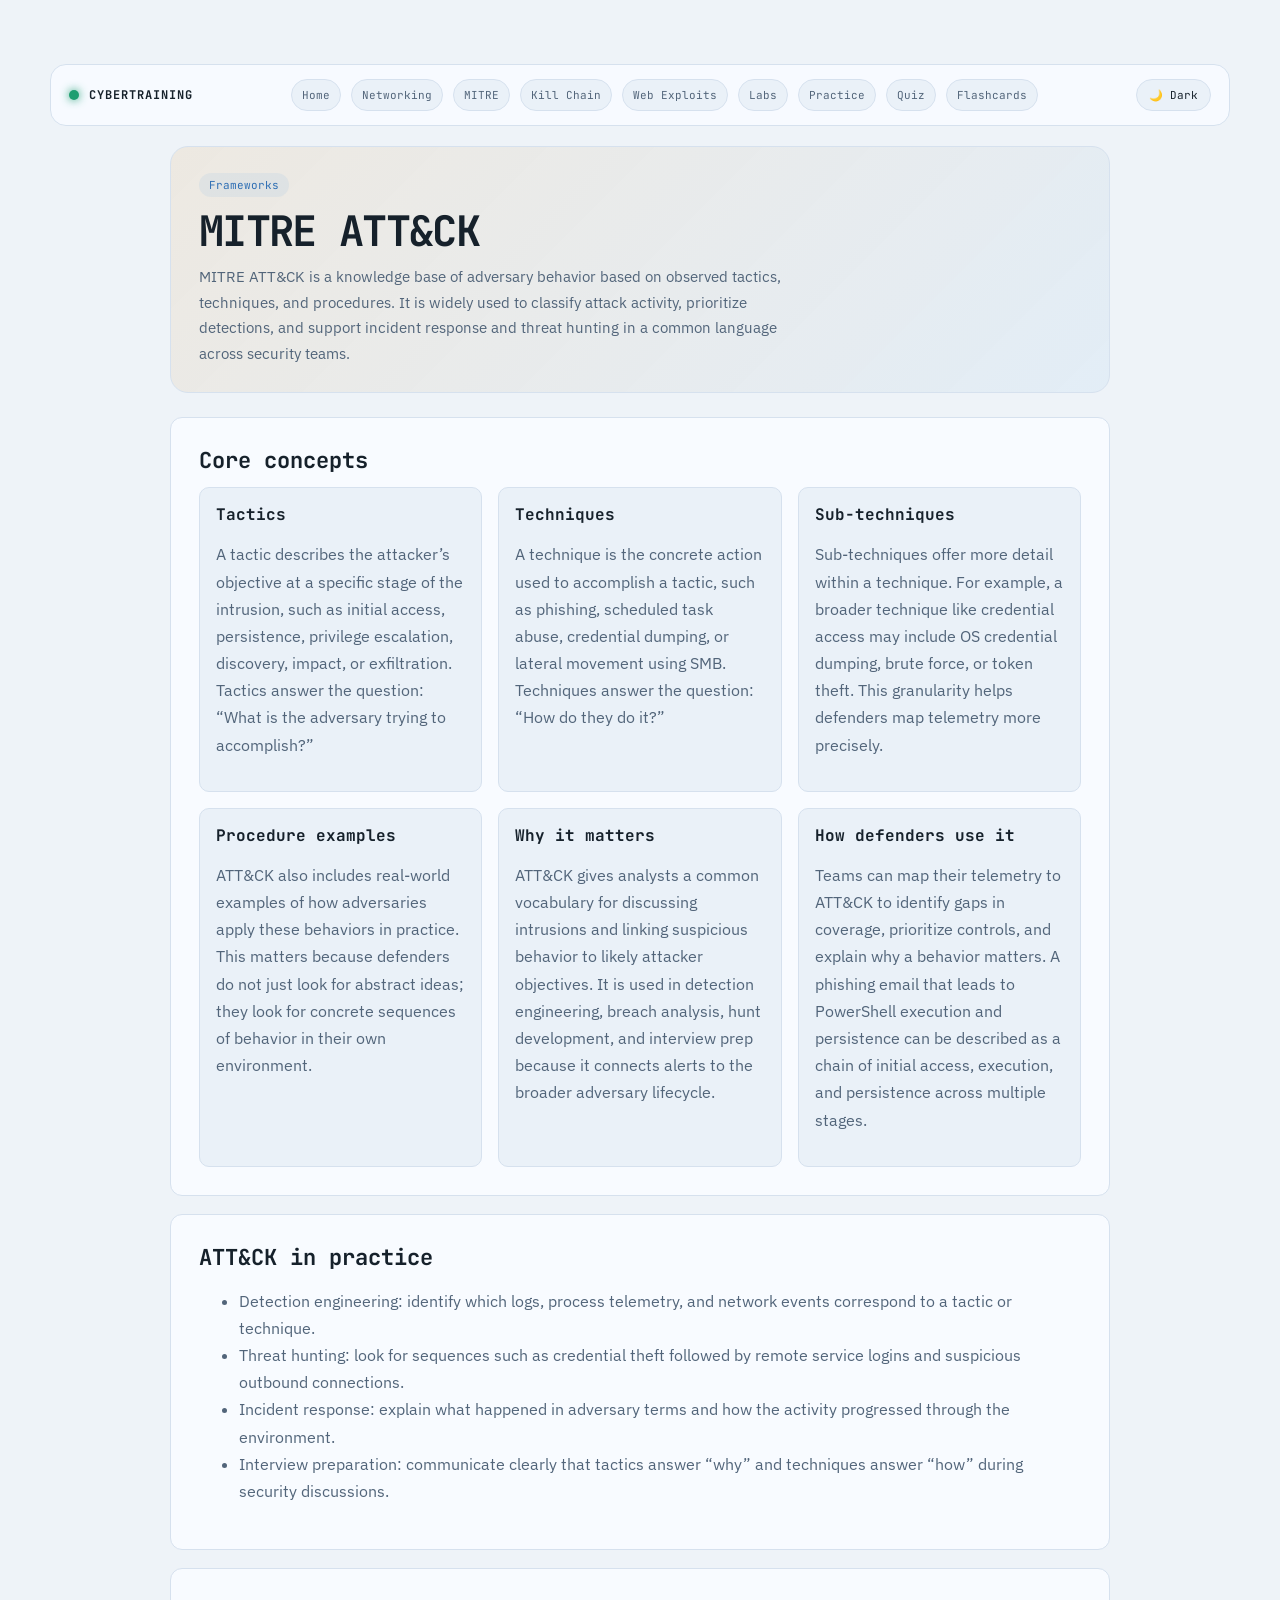
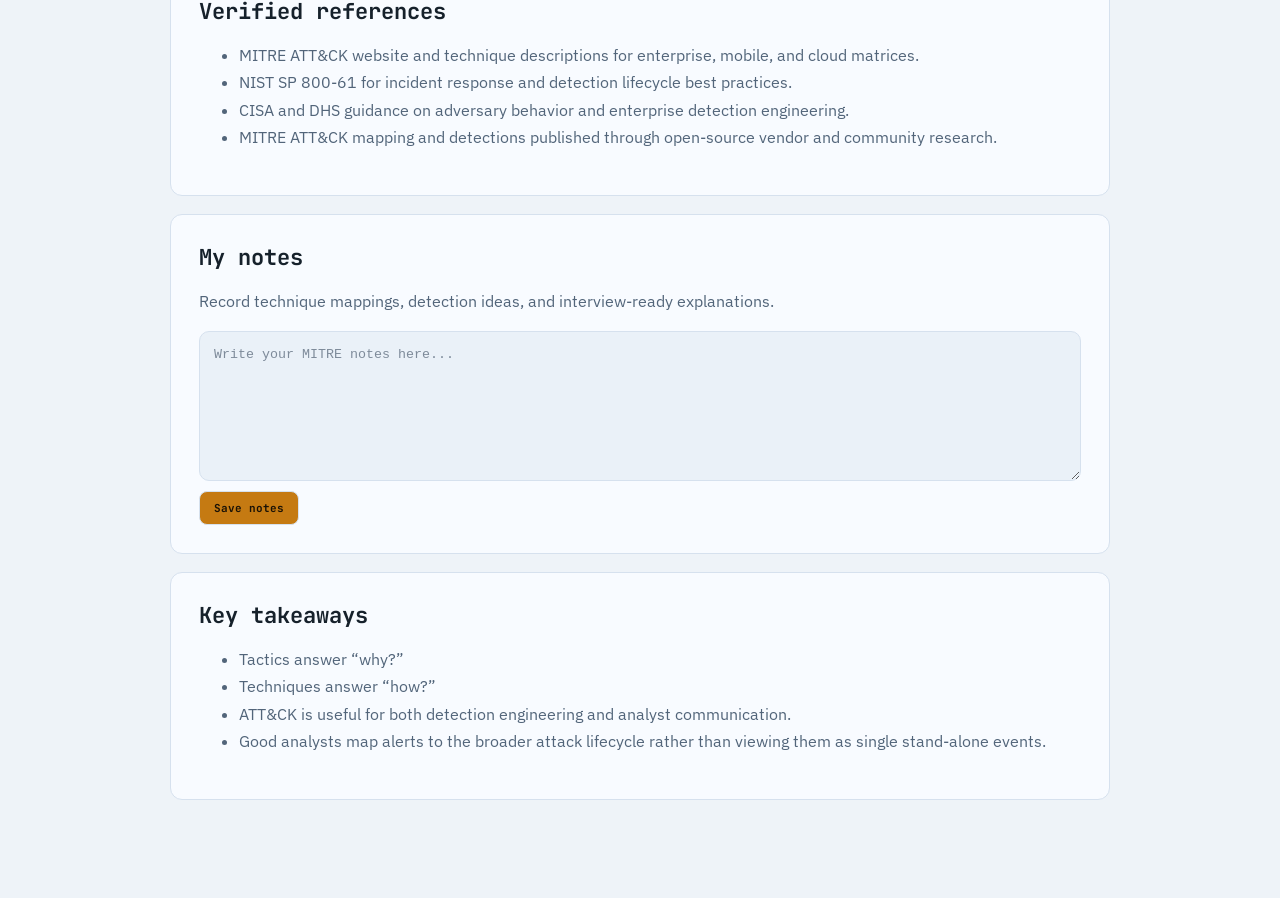
<file: pages/mitre.html>
<!DOCTYPE html>
<html lang="en">
<head>
  <meta charset="UTF-8">
  <meta name="viewport" content="width=device-width, initial-scale=1.0">
  <title>Cybertraining – MITRE</title>
  <link rel="stylesheet" href="../assets/css/site.css">
  <style>
    body { padding: 40px 20px; }
    .page-shell { max-width: 980px; margin: 0 auto; }
    .nav { display: flex; flex-wrap: wrap; gap: 10px; margin-bottom: 24px; }
    .nav a { color: var(--text); text-decoration: none; border: 1px solid var(--border); background: var(--panel); padding: 8px 12px; border-radius: 8px; }
    .card { background: var(--panel); border: 1px solid var(--border); border-radius: 12px; padding: 28px; margin-bottom: 18px; }
    h1, h2, h3 { font-family: var(--mono); }
    p, li { color: var(--text-dim); line-height: 1.7; }
    .grid { display: grid; grid-template-columns: repeat(auto-fit, minmax(220px, 1fr)); gap: 16px; }
    .mini { background: var(--panel-2); border: 1px solid var(--border); border-radius: 10px; padding: 16px; }
    .pill { display: inline-block; padding: 5px 10px; border-radius: 999px; background: rgba(95,168,224,.1); color: var(--blue); font-family: var(--mono); font-size: 11px; margin-bottom: 12px; }
  </style>
</head>
<body>
  <div class="topbar">
    <div class="brand-mini"><span class="brand-mark"></span>Cybertraining</div>
    <nav class="site-nav" aria-label="Main navigation">
      <a href="../index.html">Home</a>
      <a href="networking-protocols.html">Networking</a>
      <a href="mitre.html">MITRE</a>
      <a href="cyber-kill-chains.html">Kill Chain</a>
      <a href="web-vulnerabilities-exploits.html">Web Exploits</a>
      <a href="labs.html">Labs</a>
      <a href="practice.html">Practice</a>
      <a href="quiz.html">Quiz</a>
      <a href="flashcards.html">Flashcards</a>
    </nav>
    <button class="theme-toggle" id="theme-toggle" type="button" aria-label="Toggle theme">☀️ Light</button>
  </div>

  <div class="page-shell">
    <div class="page-hero">
      <div>
        <div class="pill">Frameworks</div>
        <h1>MITRE ATT&CK</h1>
        <p>MITRE ATT&CK is a knowledge base of adversary behavior based on observed tactics, techniques, and procedures. It is widely used to classify attack activity, prioritize detections, and support incident response and threat hunting in a common language across security teams.</p>
      </div>
    </div>

    <div class="card">
      <h2>Core concepts</h2>
      <div class="grid">
        <div class="mini">
          <h3>Tactics</h3>
          <p>A tactic describes the attacker’s objective at a specific stage of the intrusion, such as initial access, persistence, privilege escalation, discovery, impact, or exfiltration. Tactics answer the question: “What is the adversary trying to accomplish?”</p>
        </div>

        <div class="mini">
          <h3>Techniques</h3>
          <p>A technique is the concrete action used to accomplish a tactic, such as phishing, scheduled task abuse, credential dumping, or lateral movement using SMB. Techniques answer the question: “How do they do it?”</p>
        </div>

        <div class="mini">
          <h3>Sub-techniques</h3>
          <p>Sub-techniques offer more detail within a technique. For example, a broader technique like credential access may include OS credential dumping, brute force, or token theft. This granularity helps defenders map telemetry more precisely.</p>
        </div>

        <div class="mini">
          <h3>Procedure examples</h3>
          <p>ATT&CK also includes real-world examples of how adversaries apply these behaviors in practice. This matters because defenders do not just look for abstract ideas; they look for concrete sequences of behavior in their own environment.</p>
        </div>

        <div class="mini">
          <h3>Why it matters</h3>
          <p>ATT&CK gives analysts a common vocabulary for discussing intrusions and linking suspicious behavior to likely attacker objectives. It is used in detection engineering, breach analysis, hunt development, and interview prep because it connects alerts to the broader adversary lifecycle.</p>
        </div>

        <div class="mini">
          <h3>How defenders use it</h3>
          <p>Teams can map their telemetry to ATT&CK to identify gaps in coverage, prioritize controls, and explain why a behavior matters. A phishing email that leads to PowerShell execution and persistence can be described as a chain of initial access, execution, and persistence across multiple stages.</p>
        </div>
      </div>
    </div>

    <div class="card">
      <h2>ATT&CK in practice</h2>
      <ul>
        <li>Detection engineering: identify which logs, process telemetry, and network events correspond to a tactic or technique.</li>
        <li>Threat hunting: look for sequences such as credential theft followed by remote service logins and suspicious outbound connections.</li>
        <li>Incident response: explain what happened in adversary terms and how the activity progressed through the environment.</li>
        <li>Interview preparation: communicate clearly that tactics answer “why” and techniques answer “how” during security discussions.</li>
      </ul>
    </div>

    <div class="card">
      <h2>Verified references</h2>
      <ul>
        <li>MITRE ATT&CK website and technique descriptions for enterprise, mobile, and cloud matrices.</li>
        <li>NIST SP 800-61 for incident response and detection lifecycle best practices.</li>
        <li>CISA and DHS guidance on adversary behavior and enterprise detection engineering.</li>
        <li>MITRE ATT&CK mapping and detections published through open-source vendor and community research.</li>
      </ul>
    </div>

    <div class="card">
      <h2>My notes</h2>
      <p>Record technique mappings, detection ideas, and interview-ready explanations.</p>
      <div class="notes-panel" data-notes-key="mitre">
        <textarea class="notes-input" placeholder="Write your MITRE notes here..." aria-label="MITRE notes"></textarea>
        <div class="notes-actions"><button class="notes-save" type="button">Save notes</button><span class="notes-status" aria-live="polite"></span></div>
      </div>
    </div>

    <div class="card">
      <h2>Key takeaways</h2>
      <ul>
        <li>Tactics answer “why?”</li>
        <li>Techniques answer “how?”</li>
        <li>ATT&CK is useful for both detection engineering and analyst communication.</li>
        <li>Good analysts map alerts to the broader attack lifecycle rather than viewing them as single stand-alone events.</li>
      </ul>
    </div>
  </div>
  <script src="../assets/js/site.js"></script>
</body>
</html>
</file>
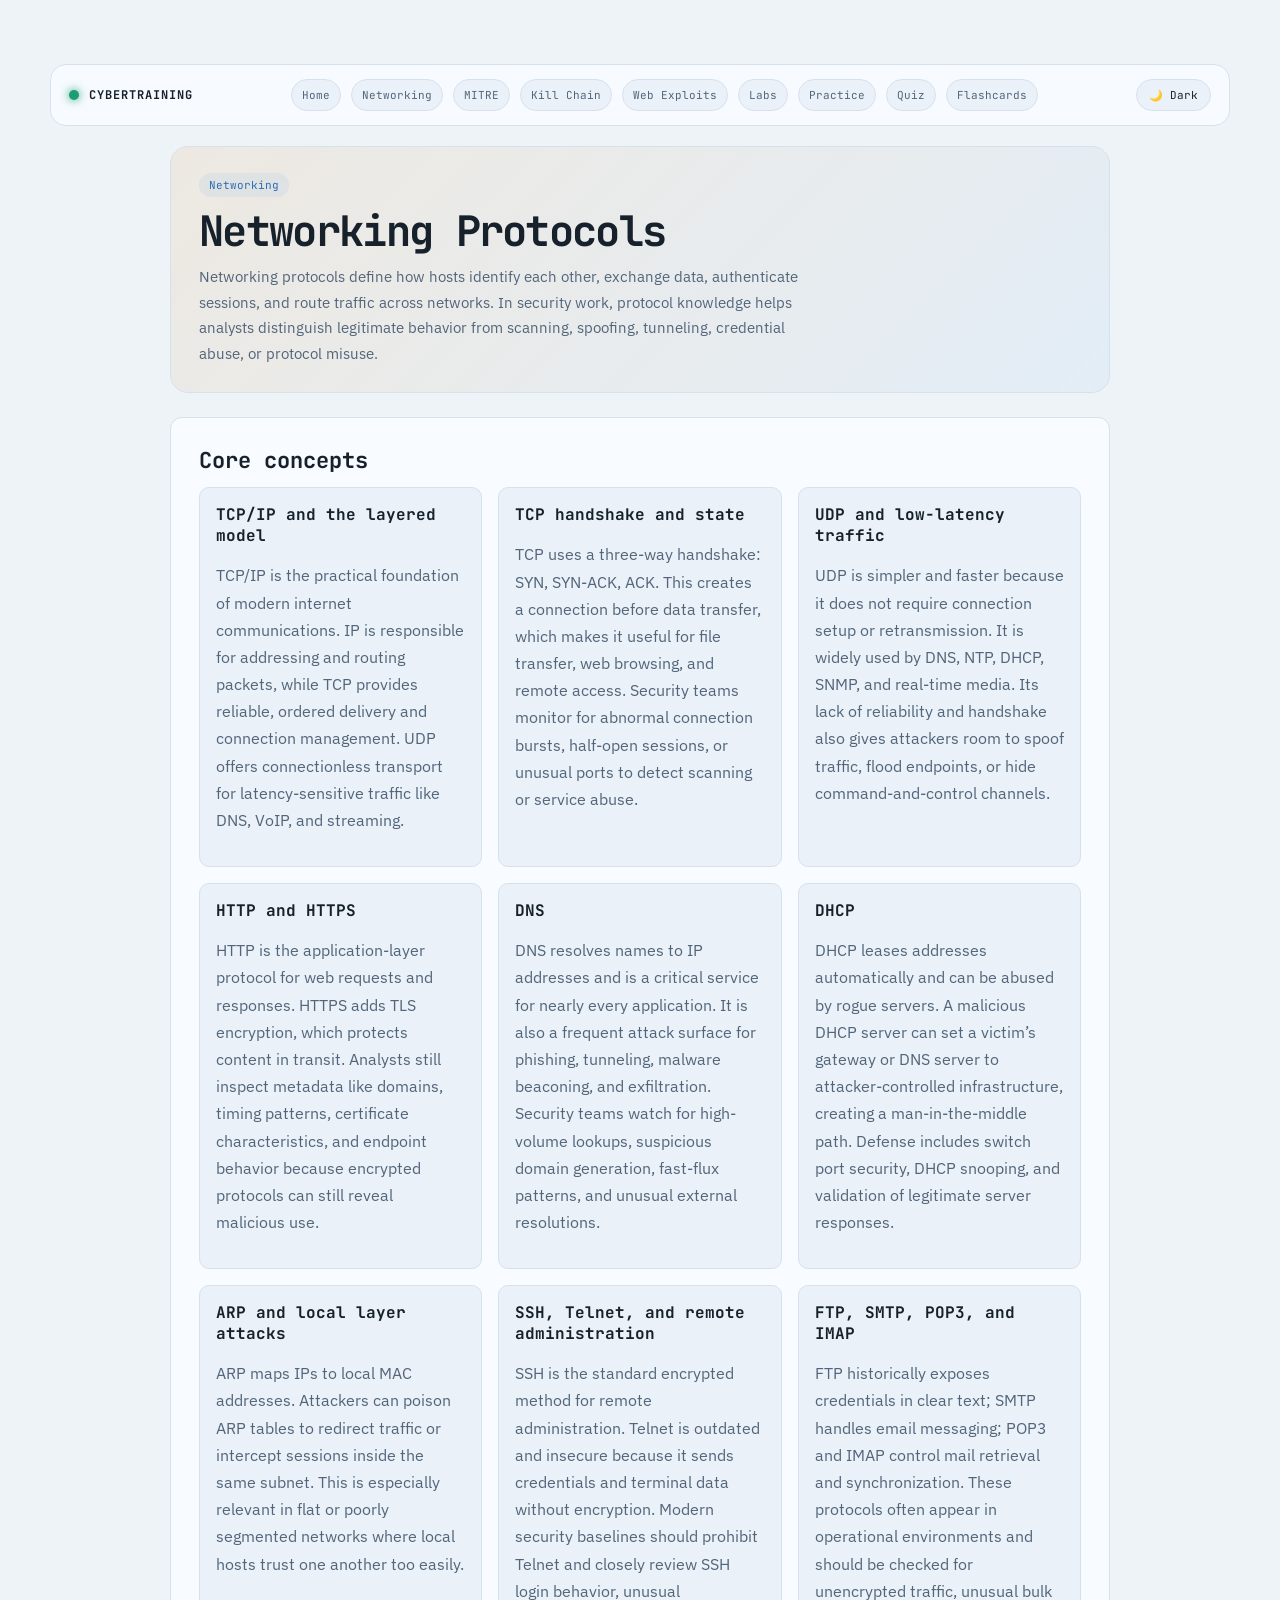
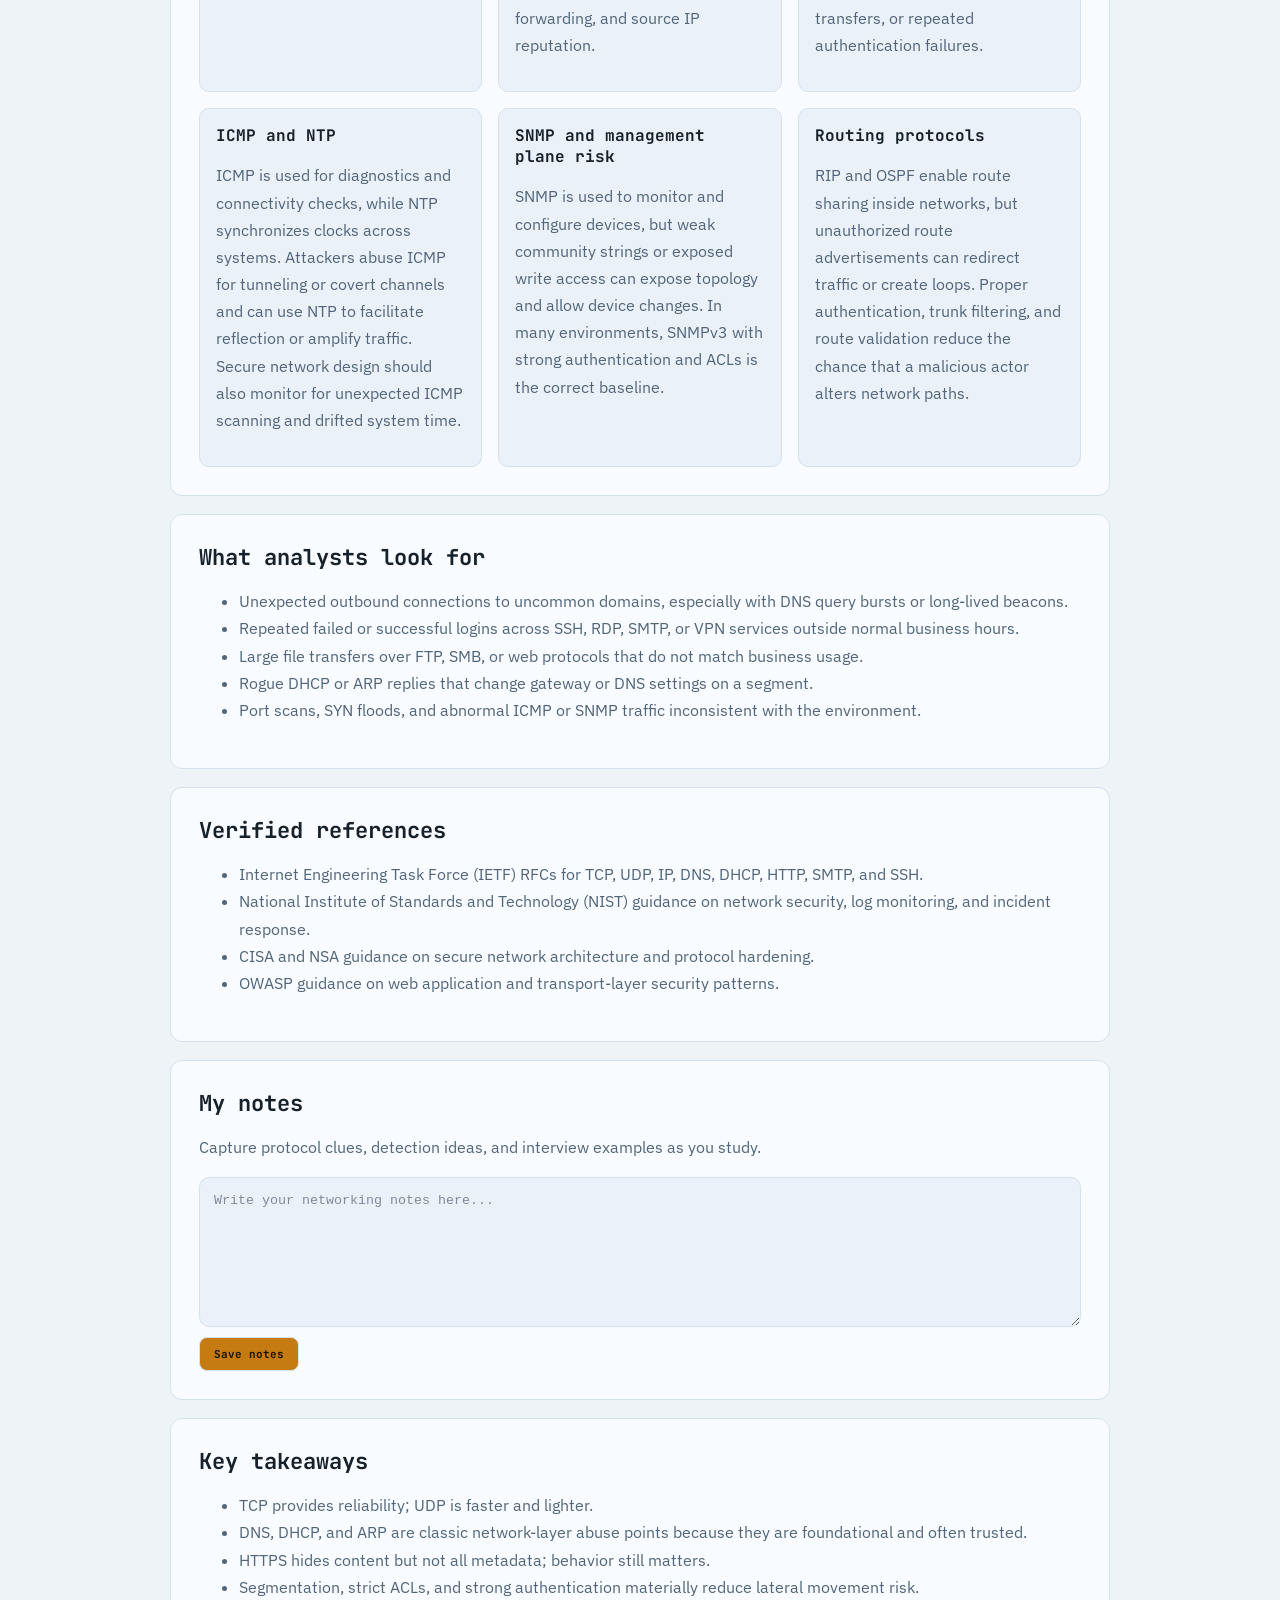
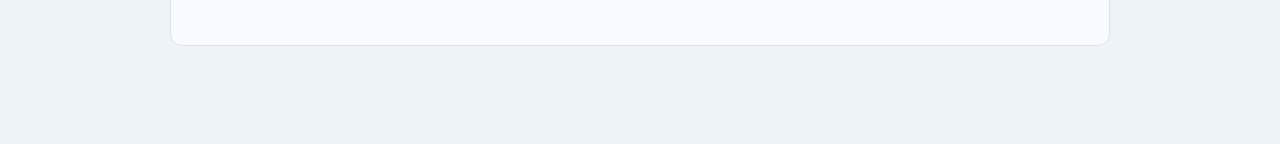
<file: pages/networking-protocols.html>
<!DOCTYPE html>
<html lang="en">
<head>
  <meta charset="UTF-8">
  <meta name="viewport" content="width=device-width, initial-scale=1.0">
  <title>Cybertraining – Networking Protocols</title>
  <link rel="stylesheet" href="../assets/css/site.css">
  <style>
    body { padding: 40px 20px; }
    .page-shell { max-width: 980px; margin: 0 auto; }
    .nav { display: flex; flex-wrap: wrap; gap: 10px; margin-bottom: 24px; }
    .nav a { color: var(--text); text-decoration: none; border: 1px solid var(--border); background: var(--panel); padding: 8px 12px; border-radius: 8px; }
    .card { background: var(--panel); border: 1px solid var(--border); border-radius: 12px; padding: 28px; margin-bottom: 18px; }
    h1, h2, h3 { font-family: var(--mono); }
    p, li { color: var(--text-dim); line-height: 1.7; }
    .grid { display: grid; grid-template-columns: repeat(auto-fit, minmax(220px, 1fr)); gap: 16px; }
    .mini { background: var(--panel-2); border: 1px solid var(--border); border-radius: 10px; padding: 16px; }
    .pill { display: inline-block; padding: 5px 10px; border-radius: 999px; background: rgba(95,168,224,.1); color: var(--blue); font-family: var(--mono); font-size: 11px; margin-bottom: 12px; }
  </style>
</head>
<body>
  <div class="topbar">
    <div class="brand-mini"><span class="brand-mark"></span>Cybertraining</div>
    <nav class="site-nav" aria-label="Main navigation">
      <a href="../index.html">Home</a>
      <a href="networking-protocols.html">Networking</a>
      <a href="mitre.html">MITRE</a>
      <a href="cyber-kill-chains.html">Kill Chain</a>
      <a href="web-vulnerabilities-exploits.html">Web Exploits</a>
      <a href="labs.html">Labs</a>
      <a href="practice.html">Practice</a>
      <a href="quiz.html">Quiz</a>
      <a href="flashcards.html">Flashcards</a>
    </nav>
    <button class="theme-toggle" id="theme-toggle" type="button" aria-label="Toggle theme">☀️ Light</button>
  </div>

  <div class="page-shell">
    <div class="page-hero">
      <div>
        <div class="pill">Networking</div>
        <h1>Networking Protocols</h1>
        <p>Networking protocols define how hosts identify each other, exchange data, authenticate sessions, and route traffic across networks. In security work, protocol knowledge helps analysts distinguish legitimate behavior from scanning, spoofing, tunneling, credential abuse, or protocol misuse.</p>
      </div>
    </div>

    <div class="card">
      <h2>Core concepts</h2>
      <div class="grid">
        <div class="mini">
          <h3>TCP/IP and the layered model</h3>
          <p>TCP/IP is the practical foundation of modern internet communications. IP is responsible for addressing and routing packets, while TCP provides reliable, ordered delivery and connection management. UDP offers connectionless transport for latency-sensitive traffic like DNS, VoIP, and streaming.</p>
        </div>

        <div class="mini">
          <h3>TCP handshake and state</h3>
          <p>TCP uses a three-way handshake: SYN, SYN-ACK, ACK. This creates a connection before data transfer, which makes it useful for file transfer, web browsing, and remote access. Security teams monitor for abnormal connection bursts, half-open sessions, or unusual ports to detect scanning or service abuse.</p>
        </div>

        <div class="mini">
          <h3>UDP and low-latency traffic</h3>
          <p>UDP is simpler and faster because it does not require connection setup or retransmission. It is widely used by DNS, NTP, DHCP, SNMP, and real-time media. Its lack of reliability and handshake also gives attackers room to spoof traffic, flood endpoints, or hide command-and-control channels.</p>
        </div>

        <div class="mini">
          <h3>HTTP and HTTPS</h3>
          <p>HTTP is the application-layer protocol for web requests and responses. HTTPS adds TLS encryption, which protects content in transit. Analysts still inspect metadata like domains, timing patterns, certificate characteristics, and endpoint behavior because encrypted protocols can still reveal malicious use.</p>
        </div>

        <div class="mini">
          <h3>DNS</h3>
          <p>DNS resolves names to IP addresses and is a critical service for nearly every application. It is also a frequent attack surface for phishing, tunneling, malware beaconing, and exfiltration. Security teams watch for high-volume lookups, suspicious domain generation, fast-flux patterns, and unusual external resolutions.</p>
        </div>

        <div class="mini">
          <h3>DHCP</h3>
          <p>DHCP leases addresses automatically and can be abused by rogue servers. A malicious DHCP server can set a victim’s gateway or DNS server to attacker-controlled infrastructure, creating a man-in-the-middle path. Defense includes switch port security, DHCP snooping, and validation of legitimate server responses.</p>
        </div>

        <div class="mini">
          <h3>ARP and local layer attacks</h3>
          <p>ARP maps IPs to local MAC addresses. Attackers can poison ARP tables to redirect traffic or intercept sessions inside the same subnet. This is especially relevant in flat or poorly segmented networks where local hosts trust one another too easily.</p>
        </div>

        <div class="mini">
          <h3>SSH, Telnet, and remote administration</h3>
          <p>SSH is the standard encrypted method for remote administration. Telnet is outdated and insecure because it sends credentials and terminal data without encryption. Modern security baselines should prohibit Telnet and closely review SSH login behavior, unusual forwarding, and source IP reputation.</p>
        </div>

        <div class="mini">
          <h3>FTP, SMTP, POP3, and IMAP</h3>
          <p>FTP historically exposes credentials in clear text; SMTP handles email messaging; POP3 and IMAP control mail retrieval and synchronization. These protocols often appear in operational environments and should be checked for unencrypted traffic, unusual bulk transfers, or repeated authentication failures.</p>
        </div>

        <div class="mini">
          <h3>ICMP and NTP</h3>
          <p>ICMP is used for diagnostics and connectivity checks, while NTP synchronizes clocks across systems. Attackers abuse ICMP for tunneling or covert channels and can use NTP to facilitate reflection or amplify traffic. Secure network design should also monitor for unexpected ICMP scanning and drifted system time.</p>
        </div>

        <div class="mini">
          <h3>SNMP and management plane risk</h3>
          <p>SNMP is used to monitor and configure devices, but weak community strings or exposed write access can expose topology and allow device changes. In many environments, SNMPv3 with strong authentication and ACLs is the correct baseline.</p>
        </div>

        <div class="mini">
          <h3>Routing protocols</h3>
          <p>RIP and OSPF enable route sharing inside networks, but unauthorized route advertisements can redirect traffic or create loops. Proper authentication, trunk filtering, and route validation reduce the chance that a malicious actor alters network paths.</p>
        </div>
      </div>
    </div>

    <div class="card">
      <h2>What analysts look for</h2>
      <ul>
        <li>Unexpected outbound connections to uncommon domains, especially with DNS query bursts or long-lived beacons.</li>
        <li>Repeated failed or successful logins across SSH, RDP, SMTP, or VPN services outside normal business hours.</li>
        <li>Large file transfers over FTP, SMB, or web protocols that do not match business usage.</li>
        <li>Rogue DHCP or ARP replies that change gateway or DNS settings on a segment.</li>
        <li>Port scans, SYN floods, and abnormal ICMP or SNMP traffic inconsistent with the environment.</li>
      </ul>
    </div>

    <div class="card">
      <h2>Verified references</h2>
      <ul>
        <li>Internet Engineering Task Force (IETF) RFCs for TCP, UDP, IP, DNS, DHCP, HTTP, SMTP, and SSH.</li>
        <li>National Institute of Standards and Technology (NIST) guidance on network security, log monitoring, and incident response.</li>
        <li>CISA and NSA guidance on secure network architecture and protocol hardening.</li>
        <li>OWASP guidance on web application and transport-layer security patterns.</li>
      </ul>
    </div>

    <div class="card">
      <h2>My notes</h2>
      <p>Capture protocol clues, detection ideas, and interview examples as you study.</p>
      <div class="notes-panel" data-notes-key="networking-protocols">
        <textarea class="notes-input" placeholder="Write your networking notes here..." aria-label="Networking Protocols notes"></textarea>
        <div class="notes-actions"><button class="notes-save" type="button">Save notes</button><span class="notes-status" aria-live="polite"></span></div>
      </div>
    </div>

    <div class="card">
      <h2>Key takeaways</h2>
      <ul>
        <li>TCP provides reliability; UDP is faster and lighter.</li>
        <li>DNS, DHCP, and ARP are classic network-layer abuse points because they are foundational and often trusted.</li>
        <li>HTTPS hides content but not all metadata; behavior still matters.</li>
        <li>Segmentation, strict ACLs, and strong authentication materially reduce lateral movement risk.</li>
      </ul>
    </div>
  </div>
  <script src="../assets/js/site.js"></script>
</body>
</html>
</file>
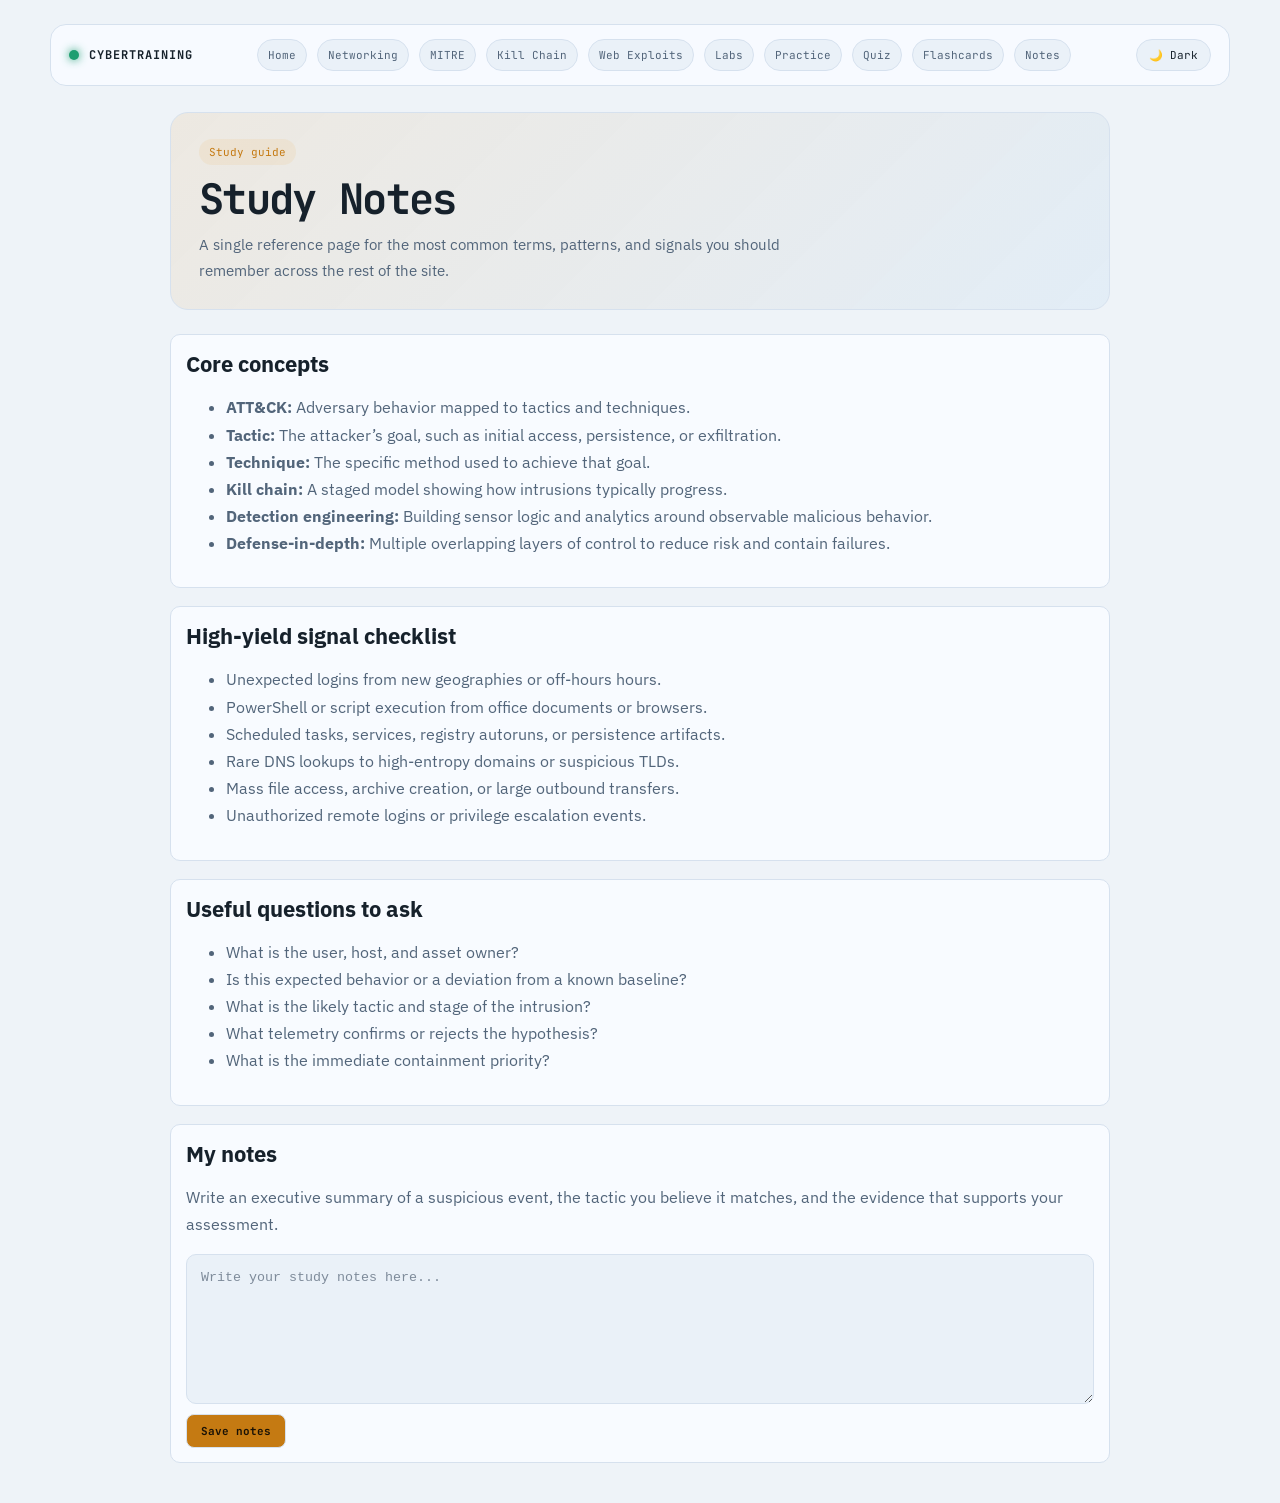
<file: pages/notes.html>
<!DOCTYPE html>
<html lang="en" data-theme="dark">
<head>
  <meta charset="UTF-8">
  <meta name="viewport" content="width=device-width, initial-scale=1.0">
  <title>Cybertraining - Notes</title>
  <link rel="stylesheet" href="../assets/css/site.css">
</head>
<body>
  <div class="topbar">
    <div class="brand-mini"><span class="brand-mark"></span>Cybertraining</div>
    <nav class="site-nav" aria-label="Main navigation">
      <a href="../index.html">Home</a>
      <a href="networking-protocols.html">Networking</a>
      <a href="mitre.html">MITRE</a>
      <a href="cyber-kill-chains.html">Kill Chain</a>
      <a href="web-vulnerabilities-exploits.html">Web Exploits</a>
      <a href="labs.html">Labs</a>
      <a href="practice.html">Practice</a>
      <a href="quiz.html">Quiz</a>
      <a href="flashcards.html">Flashcards</a>
      <a href="notes.html">Notes</a>
    </nav>
    <button class="theme-toggle" id="theme-toggle" type="button" aria-label="Toggle theme">☀️ Light</button>
  </div>

  <main class="page-shell">
    <section class="page-hero">
      <div>
        <div class="pill">Study guide</div>
        <h1>Study Notes</h1>
        <p>A single reference page for the most common terms, patterns, and signals you should remember across the rest of the site.</p>
      </div>
    </section>

    <section class="card">
      <h2>Core concepts</h2>
      <ul>
        <li><strong>ATT&CK:</strong> Adversary behavior mapped to tactics and techniques.</li>
        <li><strong>Tactic:</strong> The attacker’s goal, such as initial access, persistence, or exfiltration.</li>
        <li><strong>Technique:</strong> The specific method used to achieve that goal.</li>
        <li><strong>Kill chain:</strong> A staged model showing how intrusions typically progress.</li>
        <li><strong>Detection engineering:</strong> Building sensor logic and analytics around observable malicious behavior.</li>
        <li><strong>Defense-in-depth:</strong> Multiple overlapping layers of control to reduce risk and contain failures.</li>
      </ul>
    </section>

    <section class="card">
      <h2>High-yield signal checklist</h2>
      <ul>
        <li>Unexpected logins from new geographies or off-hours hours.</li>
        <li>PowerShell or script execution from office documents or browsers.</li>
        <li>Scheduled tasks, services, registry autoruns, or persistence artifacts.</li>
        <li>Rare DNS lookups to high-entropy domains or suspicious TLDs.</li>
        <li>Mass file access, archive creation, or large outbound transfers.</li>
        <li>Unauthorized remote logins or privilege escalation events.</li>
      </ul>
    </section>

    <section class="card">
      <h2>Useful questions to ask</h2>
      <ul>
        <li>What is the user, host, and asset owner?</li>
        <li>Is this expected behavior or a deviation from a known baseline?</li>
        <li>What is the likely tactic and stage of the intrusion?</li>
        <li>What telemetry confirms or rejects the hypothesis?</li>
        <li>What is the immediate containment priority?</li>
      </ul>
    </section>

    <section class="card">
      <h2>My notes</h2>
      <p>Write an executive summary of a suspicious event, the tactic you believe it matches, and the evidence that supports your assessment.</p>
      <div class="notes-panel" data-notes-key="notes">
        <textarea class="notes-input" placeholder="Write your study notes here..." aria-label="Study notes"></textarea>
        <div class="notes-actions"><button class="notes-save" type="button">Save notes</button><span class="notes-status" aria-live="polite"></span></div>
      </div>
    </section>
  </main>

  <script src="../assets/js/site.js"></script>
</body>
</html>
</file>
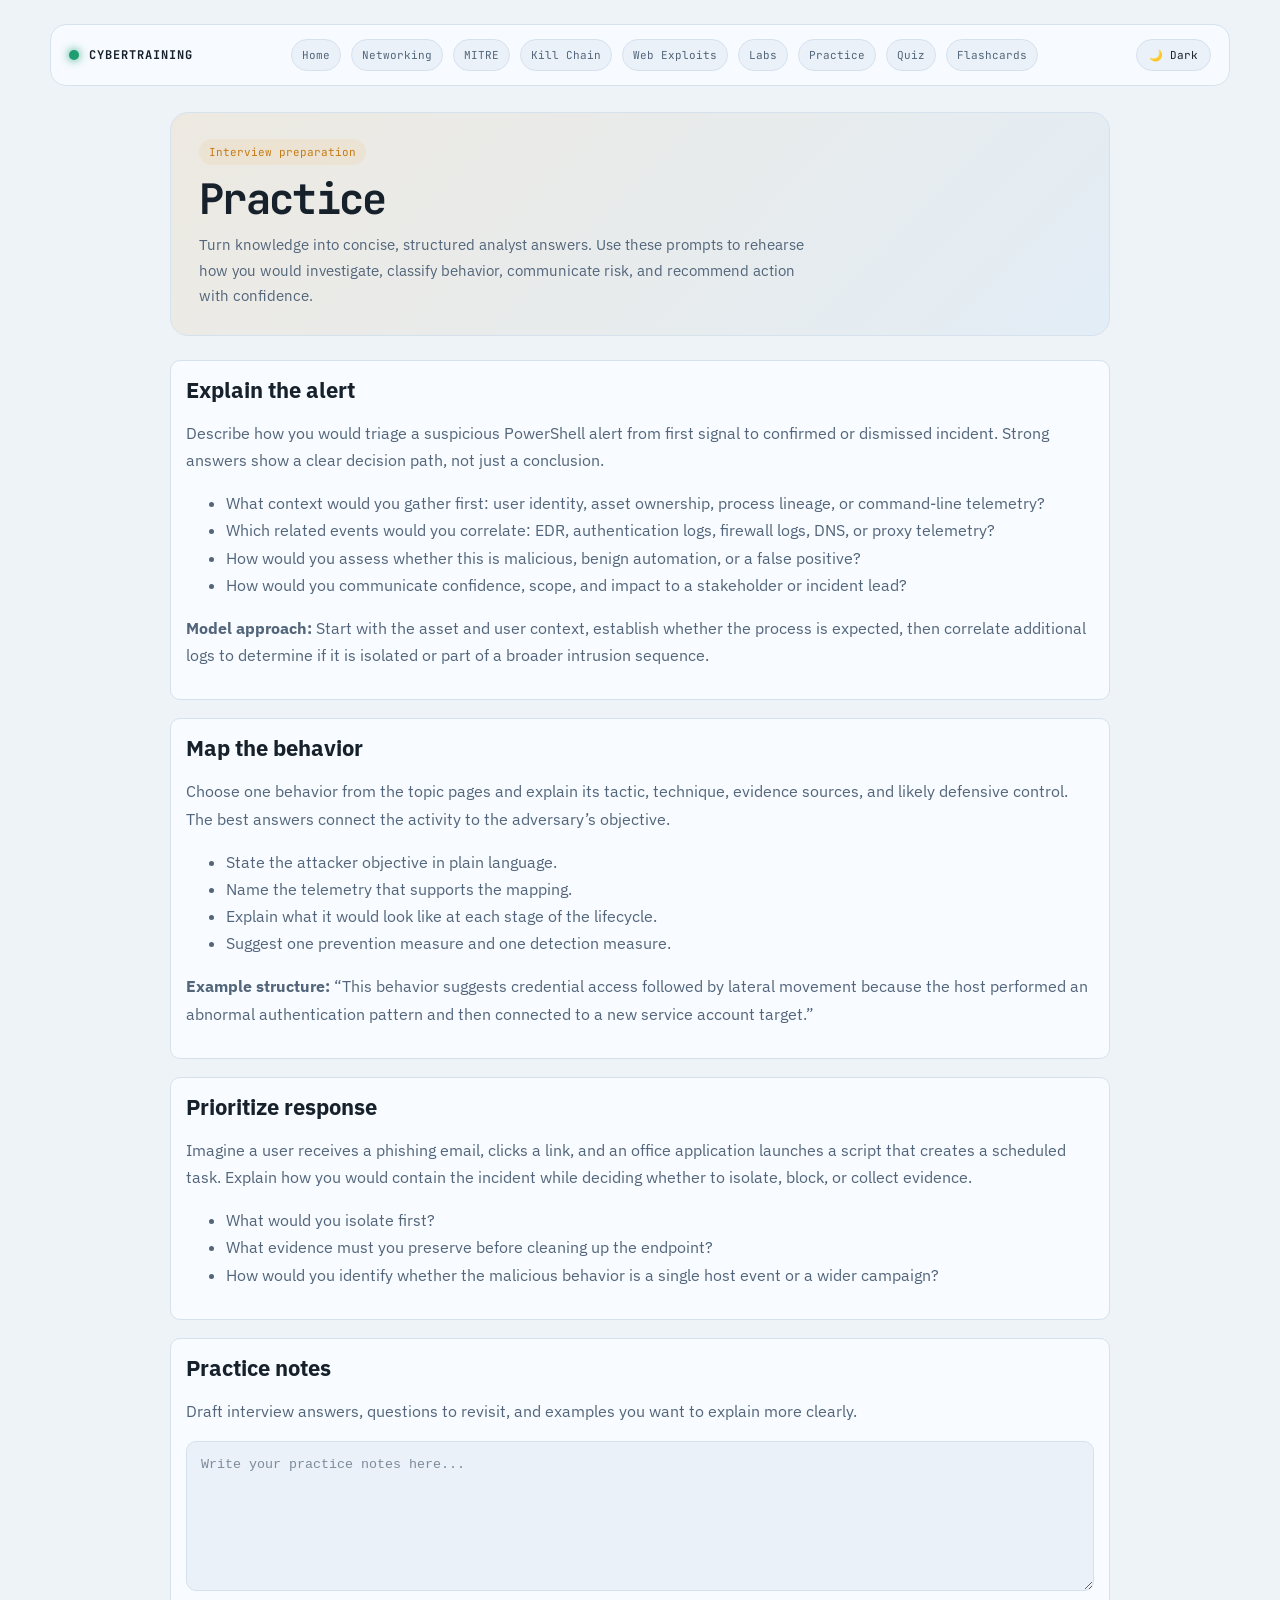
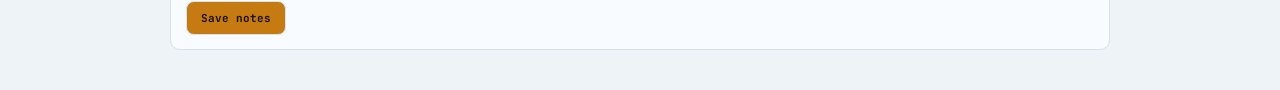
<file: pages/practice.html>
<!DOCTYPE html>
<html lang="en" data-theme="dark">
<head>
  <meta charset="UTF-8">
  <meta name="viewport" content="width=device-width, initial-scale=1.0">
  <title>Cybertraining - Practice</title>
  <link rel="stylesheet" href="../assets/css/site.css">
</head>
<body>
  <div class="topbar">
    <div class="brand-mini"><span class="brand-mark"></span>Cybertraining</div>
    <nav class="site-nav" aria-label="Main navigation">
      <a href="../index.html">Home</a>
      <a href="networking-protocols.html">Networking</a>
      <a href="mitre.html">MITRE</a>
      <a href="cyber-kill-chains.html">Kill Chain</a>
      <a href="web-vulnerabilities-exploits.html">Web Exploits</a>
      <a href="labs.html">Labs</a>
      <a href="practice.html">Practice</a>
      <a href="quiz.html">Quiz</a>
      <a href="flashcards.html">Flashcards</a>
    </nav>
    <button class="theme-toggle" id="theme-toggle" type="button" aria-label="Toggle theme">Light</button>
  </div>

  <main class="page-shell">
    <section class="page-hero">
      <div>
        <div class="pill">Interview preparation</div>
        <h1>Practice</h1>
        <p>Turn knowledge into concise, structured analyst answers. Use these prompts to rehearse how you would investigate, classify behavior, communicate risk, and recommend action with confidence.</p>
      </div>
    </section>

    <section class="card">
      <h2>Explain the alert</h2>
      <p>Describe how you would triage a suspicious PowerShell alert from first signal to confirmed or dismissed incident. Strong answers show a clear decision path, not just a conclusion.</p>
      <ul>
        <li>What context would you gather first: user identity, asset ownership, process lineage, or command-line telemetry?</li>
        <li>Which related events would you correlate: EDR, authentication logs, firewall logs, DNS, or proxy telemetry?</li>
        <li>How would you assess whether this is malicious, benign automation, or a false positive?</li>
        <li>How would you communicate confidence, scope, and impact to a stakeholder or incident lead?</li>
      </ul>
      <p><strong>Model approach:</strong> Start with the asset and user context, establish whether the process is expected, then correlate additional logs to determine if it is isolated or part of a broader intrusion sequence.</p>
    </section>

    <section class="card">
      <h2>Map the behavior</h2>
      <p>Choose one behavior from the topic pages and explain its tactic, technique, evidence sources, and likely defensive control. The best answers connect the activity to the adversary’s objective.</p>
      <ul>
        <li>State the attacker objective in plain language.</li>
        <li>Name the telemetry that supports the mapping.</li>
        <li>Explain what it would look like at each stage of the lifecycle.</li>
        <li>Suggest one prevention measure and one detection measure.</li>
      </ul>
      <p><strong>Example structure:</strong> “This behavior suggests credential access followed by lateral movement because the host performed an abnormal authentication pattern and then connected to a new service account target.”</p>
    </section>

    <section class="card">
      <h2>Prioritize response</h2>
      <p>Imagine a user receives a phishing email, clicks a link, and an office application launches a script that creates a scheduled task. Explain how you would contain the incident while deciding whether to isolate, block, or collect evidence.</p>
      <ul>
        <li>What would you isolate first?</li>
        <li>What evidence must you preserve before cleaning up the endpoint?</li>
        <li>How would you identify whether the malicious behavior is a single host event or a wider campaign?</li>
      </ul>
    </section>

    <section class="card">
      <h2>Practice notes</h2>
      <p>Draft interview answers, questions to revisit, and examples you want to explain more clearly.</p>
      <div class="notes-panel" data-notes-key="practice">
        <textarea class="notes-input" placeholder="Write your practice notes here..." aria-label="Practice notes"></textarea>
        <div class="notes-actions"><button class="notes-save" type="button">Save notes</button><span class="notes-status" aria-live="polite"></span></div>
      </div>
    </section>
  </main>
  <script src="../assets/js/site.js"></script>
</body>
</html>
</file>
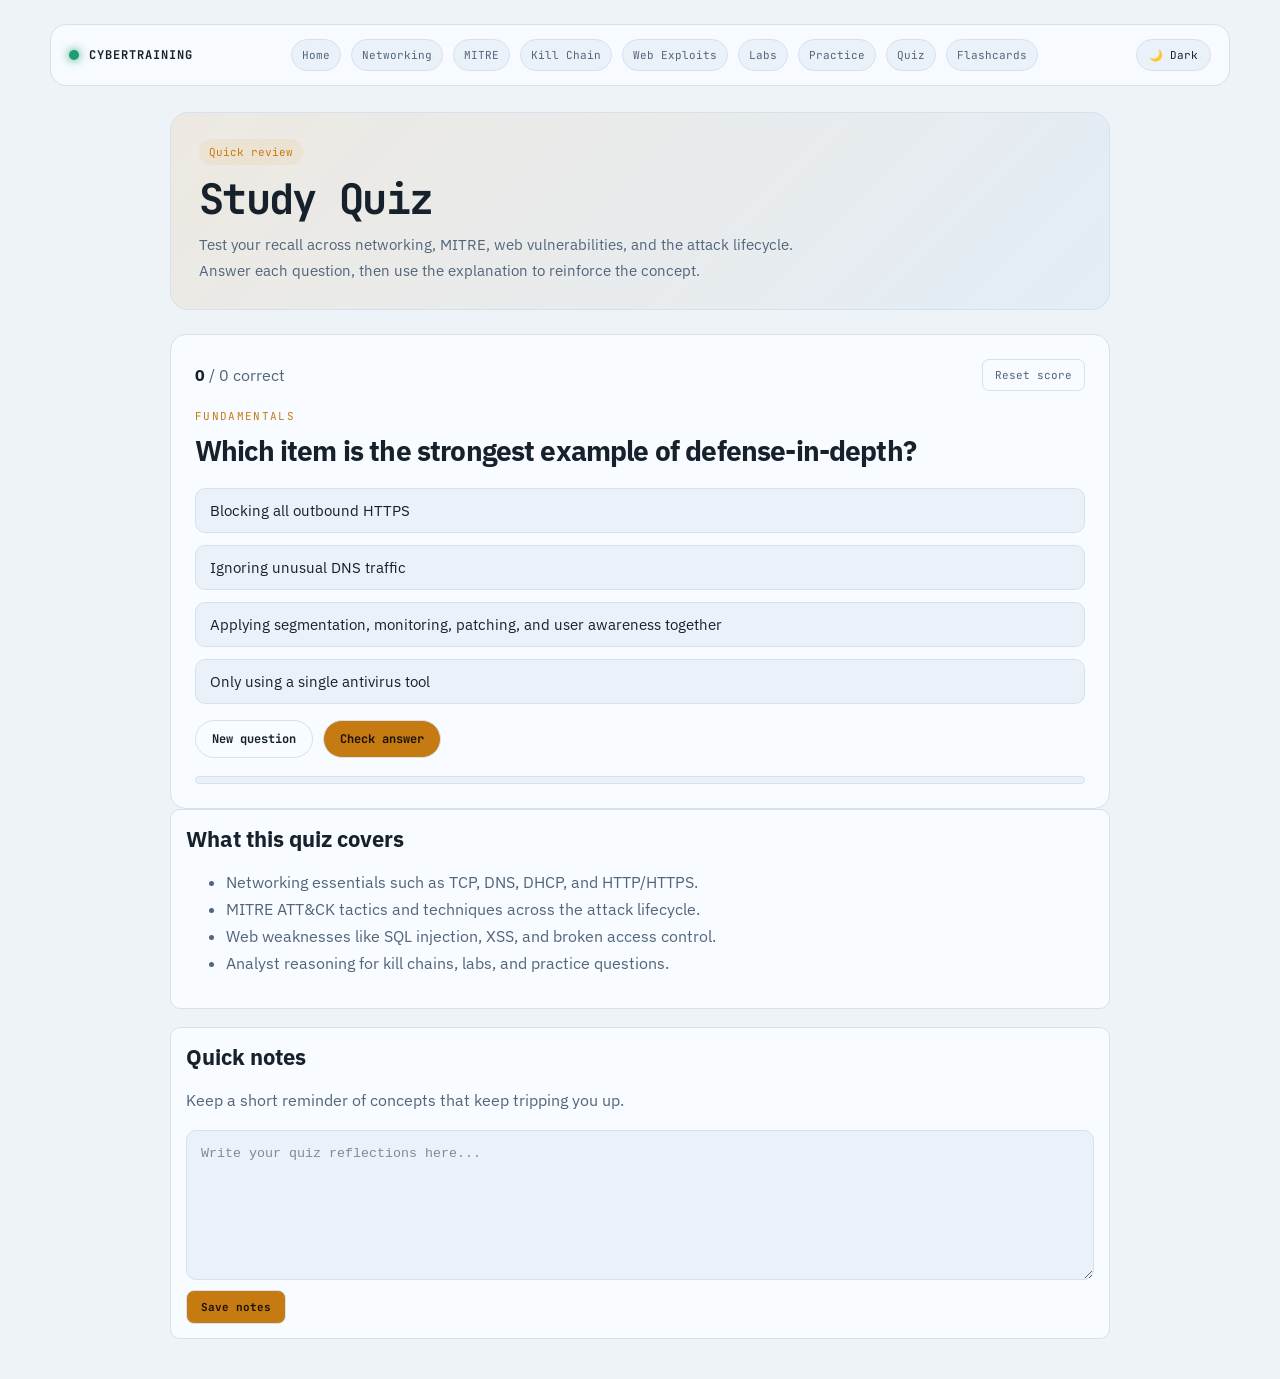
<file: pages/quiz.html>
<!DOCTYPE html>
<html lang="en" data-theme="dark">
<head>
  <meta charset="UTF-8">
  <meta name="viewport" content="width=device-width, initial-scale=1.0">
  <title>Cybertraining - Quiz</title>
  <link rel="stylesheet" href="../assets/css/site.css">
</head>
<body>
  <div class="topbar">
    <div class="brand-mini"><span class="brand-mark"></span>Cybertraining</div>
    <nav class="site-nav" aria-label="Main navigation">
      <a href="../index.html">Home</a>
      <a href="networking-protocols.html">Networking</a>
      <a href="mitre.html">MITRE</a>
      <a href="cyber-kill-chains.html">Kill Chain</a>
      <a href="web-vulnerabilities-exploits.html">Web Exploits</a>
      <a href="labs.html">Labs</a>
      <a href="practice.html">Practice</a>
      <a href="quiz.html">Quiz</a>
      <a href="flashcards.html">Flashcards</a>
    </nav>
    <button class="theme-toggle" id="theme-toggle" type="button" aria-label="Toggle theme">☀️ Light</button>
  </div>

  <main class="page-shell">
    <section class="page-hero">
      <div>
        <div class="pill">Quick review</div>
        <h1>Study Quiz</h1>
        <p>Test your recall across networking, MITRE, web vulnerabilities, and the attack lifecycle. Answer each question, then use the explanation to reinforce the concept.</p>
      </div>
    </section>

    <section class="study-card">
      <div class="quiz-scorebar">
        <div><strong id="quiz-score">0</strong> / <span id="quiz-total">0</span> correct</div>
        <button class="filter-chip" id="reset-quiz" type="button">Reset score</button>
      </div>

      <div class="study-quiz-label" id="quiz-topic">Question</div>
      <h2 class="study-quiz-prompt" id="quiz-prompt">Loading question…</h2>

      <div class="study-quiz-options" id="quiz-options"></div>

      <div class="study-quiz-explain" id="quiz-explain"></div>

      <div class="study-quiz-controls">
        <div class="study-quiz-actions">
          <button class="study-quiz-btn secondary" id="new-question" type="button">New question</button>
          <button class="study-quiz-btn" id="submit-answer" type="button" style="display:none;">Check answer</button>
        </div>
      </div>

      <div class="study-quiz-progress" aria-label="Quiz progress">
        <span id="quiz-progress-bar" style="width:0%"></span>
      </div>
    </section>

    <section class="card">
      <h2>What this quiz covers</h2>
      <ul>
        <li>Networking essentials such as TCP, DNS, DHCP, and HTTP/HTTPS.</li>
        <li>MITRE ATT&CK tactics and techniques across the attack lifecycle.</li>
        <li>Web weaknesses like SQL injection, XSS, and broken access control.</li>
        <li>Analyst reasoning for kill chains, labs, and practice questions.</li>
      </ul>
    </section>

    <section class="card">
      <h2>Quick notes</h2>
      <p>Keep a short reminder of concepts that keep tripping you up.</p>
      <div class="notes-panel" data-notes-key="quiz">
        <textarea class="notes-input" placeholder="Write your quiz reflections here..." aria-label="Quiz notes"></textarea>
        <div class="notes-actions"><button class="notes-save" type="button">Save notes</button><span class="notes-status" aria-live="polite"></span></div>
      </div>
    </section>
  </main>

  <script src="../assets/js/site.js"></script>
  <script>
    const STUDY_QUESTIONS = [
      { topic: 'MITRE', prompt: 'A malicious actor gains access by sending a deceptive email with a link to a fake login page. Which ATT&CK tactic best matches this behavior?', options: ['Reconnaissance', 'Initial Access', 'Credential Access', 'Exfiltration'], answer: 'Initial Access', explain: 'Phishing is a classic Initial Access technique because it is used to get the attacker a foothold in the target environment.' },
      { topic: 'Networking', prompt: 'Which protocol is most commonly abused for DNS-based command and control or exfiltration?', options: ['SMTP', 'DNS', 'DHCP', 'ICMP'], answer: 'DNS', explain: 'DNS enables name resolution and can hide malicious traffic in large volumes of lookups or suspicious domains.' },
      { topic: 'Kill Chain', prompt: 'Which stage comes immediately after a payload is delivered to a victim and executed?', options: ['Installation', 'Weaponization', 'Exploitation', 'Delivery'], answer: 'Exploitation', explain: 'Once the malicious file reaches the victim, exploitation occurs when the code or vulnerability is triggered to establish execution.' },
      { topic: 'Web Security', prompt: 'What is the primary concern with SQL injection?', options: ['It modifies DNS cache entries', 'It injects malicious JavaScript into browsers', 'It can alter database queries and expose data', 'It causes ARP poisoning'], answer: 'It can alter database queries and expose data', explain: 'SQL injection manipulates application queries so attackers can read, modify, or delete sensitive data.' },
      { topic: 'Responder mindset', prompt: 'A user receives a suspicious attachment that triggers PowerShell. What is the best first response?', options: ['Ignore it if the user is not an admin', 'Isolate the host and collect relevant logs', 'Delete the email without checking the host', 'Reboot the machine immediately'], answer: 'Isolate the host and collect relevant logs', explain: 'Containment should begin with isolation and timeline gathering so analysts can assess impact and scope.' },
      { topic: 'MITRE', prompt: 'Which of the following best describes persistence?', options: ['Encrypting data before exfiltration', 'Maintaining access after a reboot', 'Mapping network routes', 'Cracking a password by guessing'], answer: 'Maintaining access after a reboot', explain: 'Persistence keeps an attacker’s foothold alive so they can continue operating even after system restarts.' },
      { topic: 'Networking', prompt: 'Why is HTTPS still important to investigate even though it encrypts traffic?', options: ['It hides all traffic details completely', 'It removes the need for logs', 'It still leaks metadata like timing, destination, and volume', 'It prevents all web attacks'], answer: 'It still leaks metadata like timing, destination, and volume', explain: 'Encryption protects payload contents, but metadata such as domains, sizes, and intervals can still reveal suspicious behavior.' },
      { topic: 'Web Security', prompt: 'Which vulnerability usually involves executing attacker-controlled script in a user’s browser?', options: ['Broken access control', 'XSS', 'DHCP snooping', 'ARP poisoning'], answer: 'XSS', explain: 'Cross-site scripting injects browser-executable JavaScript into trusted pages or user interactions.' },
      { topic: 'Detection', prompt: 'What is the best reason to map suspicious behavior to ATT&CK?', options: ['It guarantees a breach is real', 'It helps analysts describe the adversary behavior and plan detection', 'It replaces the need for logs', 'It lets you skip patching'], answer: 'It helps analysts describe the adversary behavior and plan detection', explain: 'ATT&CK gives defenders a common language to connect behaviors, telemetry, and defensive guidance.' },
      { topic: 'Fundamentals', prompt: 'Which item is the strongest example of defense-in-depth?', options: ['Only using a single antivirus tool', 'Applying segmentation, monitoring, patching, and user awareness together', 'Blocking all outbound HTTPS', 'Ignoring unusual DNS traffic'], answer: 'Applying segmentation, monitoring, patching, and user awareness together', explain: 'Defense-in-depth layers multiple controls so one failure does not leave the environment fully exposed.' }
    ];

    let questionPool = [...STUDY_QUESTIONS];
    let currentQuestion = null;
    let answered = false;
    let score = 0;
    let total = 0;

    function shuffleArray(items) {
      const copy = [...items];
      for (let i = copy.length - 1; i > 0; i--) {
        const j = Math.floor(Math.random() * (i + 1));
        [copy[i], copy[j]] = [copy[j], copy[i]];
      }
      return copy;
    }

    function pickQuestion() {
      if (!questionPool.length) {
        questionPool = [...STUDY_QUESTIONS];
      }
      const next = questionPool.pop();
      currentQuestion = next;
      answered = false;
      document.getElementById('submit-answer').style.display = 'inline-flex';
      renderQuestion();
    }

    function renderQuestion() {
      const promptEl = document.getElementById('quiz-prompt');
      const topicEl = document.getElementById('quiz-topic');
      const optionsEl = document.getElementById('quiz-options');
      const explainEl = document.getElementById('quiz-explain');

      topicEl.textContent = currentQuestion.topic;
      promptEl.textContent = currentQuestion.prompt;
      optionsEl.innerHTML = '';
      explainEl.classList.remove('show');
      explainEl.innerHTML = '';

      shuffleArray(currentQuestion.options).forEach((option) => {
        const button = document.createElement('button');
        button.type = 'button';
        button.className = 'study-option';
        button.textContent = option;
        button.addEventListener('click', () => selectAnswer(button, option));
        optionsEl.appendChild(button);
      });

      document.getElementById('quiz-score').textContent = score;
      document.getElementById('quiz-total').textContent = total;
      document.getElementById('quiz-progress-bar').style.width = total ? Math.min(100, (score / total) * 100) + '%' : '0%';
    }

    function selectAnswer(button, selected) {
      if (answered) return;
      answered = true;
      const optionButtons = document.querySelectorAll('.study-option');
      optionButtons.forEach((node) => {
        node.disabled = true;
        if (node.textContent === currentQuestion.answer) {
          node.classList.add('correct');
        }
        if (node.textContent === selected && selected !== currentQuestion.answer) {
          node.classList.add('wrong');
        }
      });

      total += 1;
      const correct = selected === currentQuestion.answer;
      if (correct) {
        score += 1;
      }

      const explainEl = document.getElementById('quiz-explain');
      explainEl.innerHTML = (correct ? '<strong style="color: var(--green)">Correct.</strong> ' : '<strong style="color: var(--red)">Not quite.</strong> ') + currentQuestion.explain;
      explainEl.classList.add('show');
      document.getElementById('quiz-score').textContent = score;
      document.getElementById('quiz-total').textContent = total;
      document.getElementById('quiz-progress-bar').style.width = total ? Math.min(100, (score / total) * 100) + '%' : '0%';
      document.getElementById('submit-answer').style.display = 'none';
    }

    function resetQuiz() {
      score = 0;
      total = 0;
      questionPool = [...STUDY_QUESTIONS];
      pickQuestion();
    }

    document.getElementById('reset-quiz').addEventListener('click', resetQuiz);
    document.getElementById('new-question').addEventListener('click', pickQuestion);
    document.getElementById('submit-answer').addEventListener('click', () => {
      if (!currentQuestion || answered) return;
      const selected = document.querySelector('.study-option:focus')?.textContent || document.querySelector('.study-option')?.textContent;
      if (!selected) return;
      selectAnswer(document.querySelector('.study-option'), selected);
    });

    pickQuestion();
  </script>
</body>
</html>
</file>
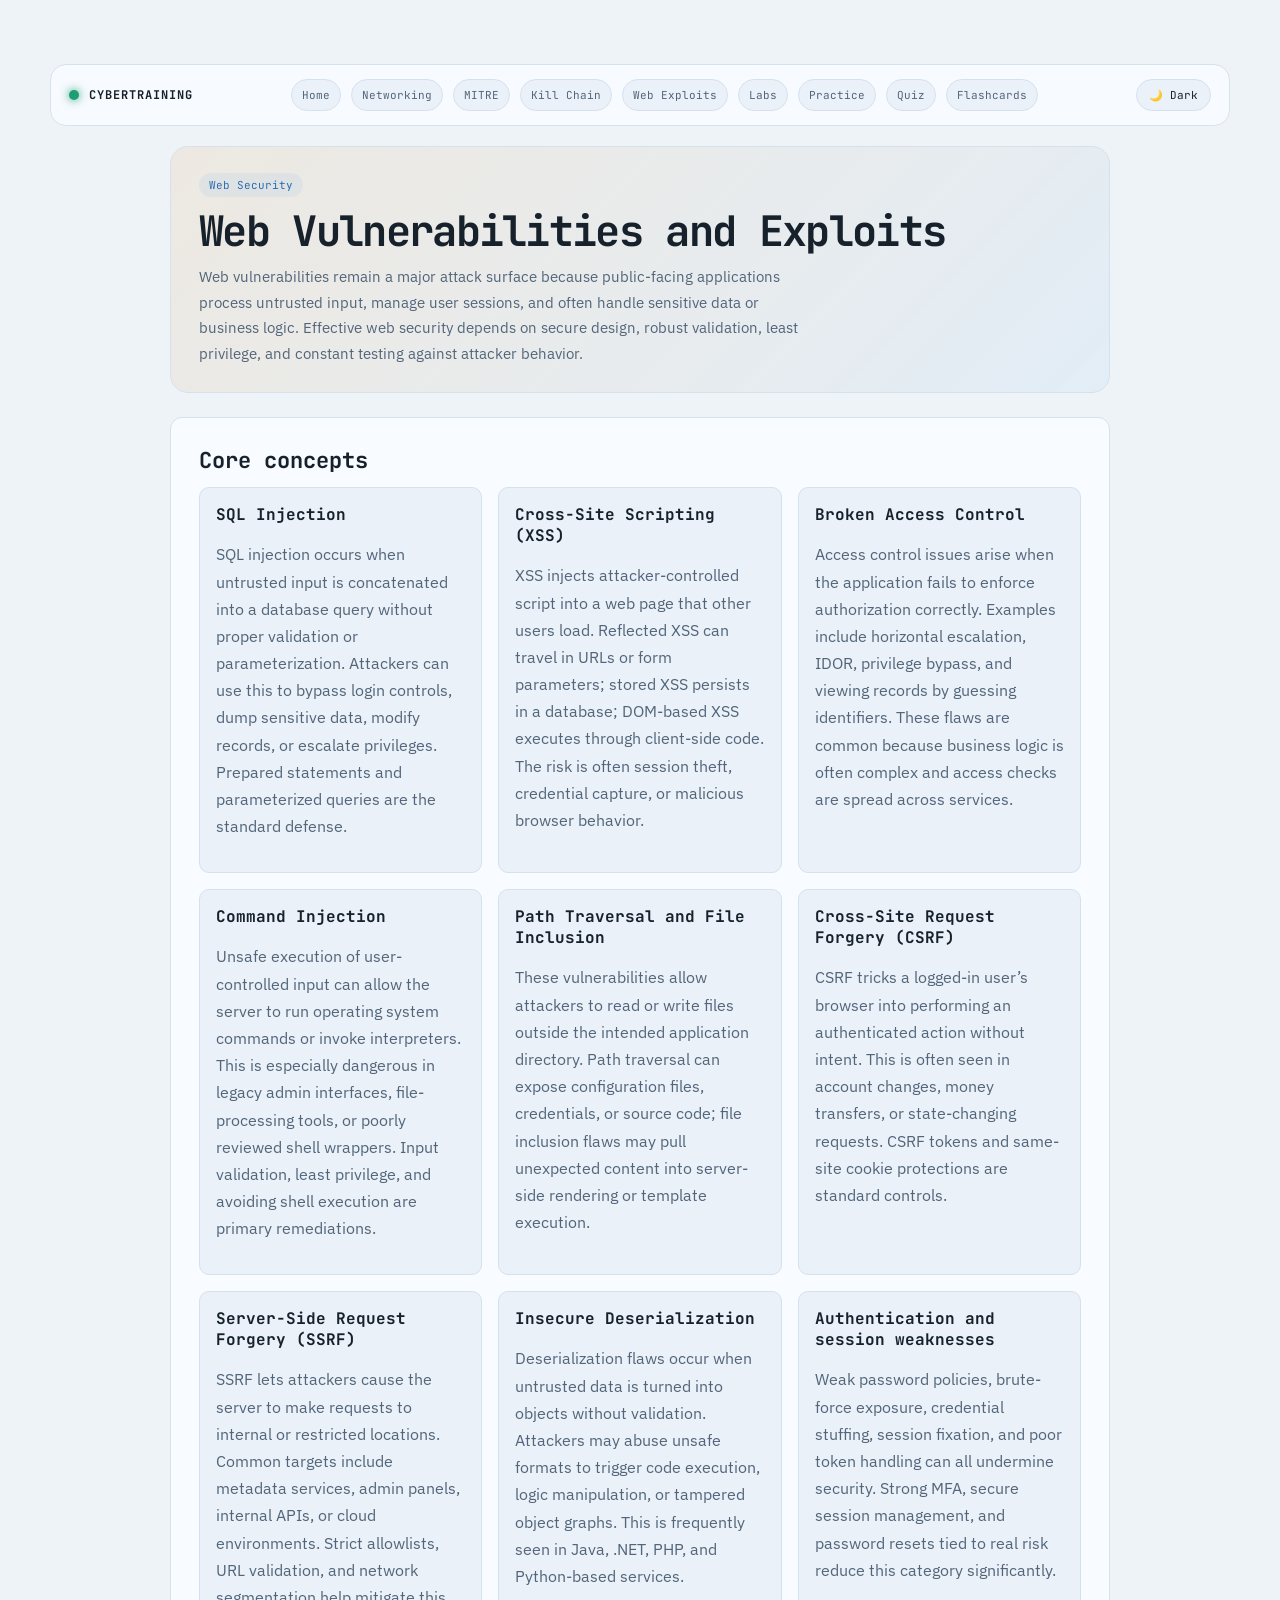
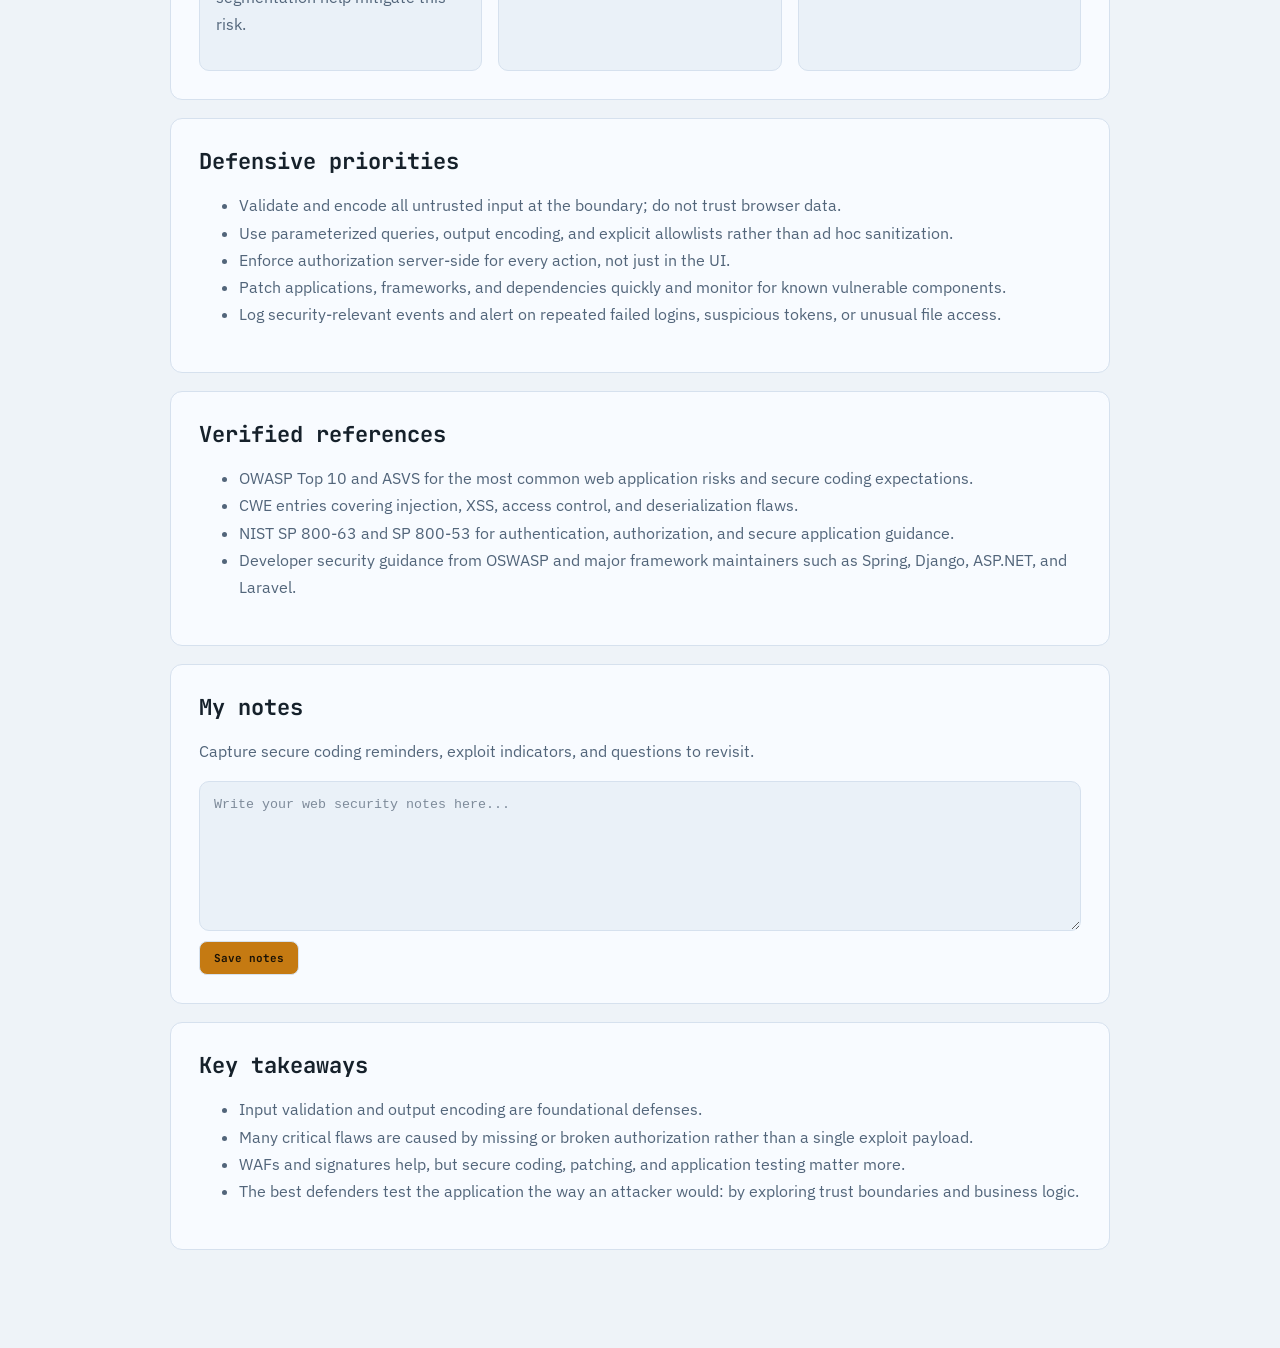
<file: pages/web-vulnerabilities-exploits.html>
<!DOCTYPE html>
<html lang="en">
<head>
  <meta charset="UTF-8">
  <meta name="viewport" content="width=device-width, initial-scale=1.0">
  <title>Cybertraining – Web Vulnerabilities and Exploits</title>
  <link rel="stylesheet" href="../assets/css/site.css">
  <style>
    body { padding: 40px 20px; }
    .page-shell { max-width: 980px; margin: 0 auto; }
    .nav { display: flex; flex-wrap: wrap; gap: 10px; margin-bottom: 24px; }
    .nav a { color: var(--text); text-decoration: none; border: 1px solid var(--border); background: var(--panel); padding: 8px 12px; border-radius: 8px; }
    .card { background: var(--panel); border: 1px solid var(--border); border-radius: 12px; padding: 28px; margin-bottom: 18px; }
    h1, h2, h3 { font-family: var(--mono); }
    p, li { color: var(--text-dim); line-height: 1.7; }
    .grid { display: grid; grid-template-columns: repeat(auto-fit, minmax(220px, 1fr)); gap: 16px; }
    .mini { background: var(--panel-2); border: 1px solid var(--border); border-radius: 10px; padding: 16px; }
    .pill { display: inline-block; padding: 5px 10px; border-radius: 999px; background: rgba(95,168,224,.1); color: var(--blue); font-family: var(--mono); font-size: 11px; margin-bottom: 12px; }
  </style>
</head>
<body>
  <div class="topbar">
    <div class="brand-mini"><span class="brand-mark"></span>Cybertraining</div>
    <nav class="site-nav" aria-label="Main navigation">
      <a href="../index.html">Home</a>
      <a href="networking-protocols.html">Networking</a>
      <a href="mitre.html">MITRE</a>
      <a href="cyber-kill-chains.html">Kill Chain</a>
      <a href="web-vulnerabilities-exploits.html">Web Exploits</a>
      <a href="labs.html">Labs</a>
      <a href="practice.html">Practice</a>
      <a href="quiz.html">Quiz</a>
      <a href="flashcards.html">Flashcards</a>
    </nav>
    <button class="theme-toggle" id="theme-toggle" type="button" aria-label="Toggle theme">☀️ Light</button>
  </div>

  <div class="page-shell">
    <div class="page-hero">
      <div>
        <div class="pill">Web Security</div>
        <h1>Web Vulnerabilities and Exploits</h1>
        <p>Web vulnerabilities remain a major attack surface because public-facing applications process untrusted input, manage user sessions, and often handle sensitive data or business logic. Effective web security depends on secure design, robust validation, least privilege, and constant testing against attacker behavior.</p>
      </div>
    </div>

    <div class="card">
      <h2>Core concepts</h2>
      <div class="grid">
        <div class="mini">
          <h3>SQL Injection</h3>
          <p>SQL injection occurs when untrusted input is concatenated into a database query without proper validation or parameterization. Attackers can use this to bypass login controls, dump sensitive data, modify records, or escalate privileges. Prepared statements and parameterized queries are the standard defense.</p>
        </div>

        <div class="mini">
          <h3>Cross-Site Scripting (XSS)</h3>
          <p>XSS injects attacker-controlled script into a web page that other users load. Reflected XSS can travel in URLs or form parameters; stored XSS persists in a database; DOM-based XSS executes through client-side code. The risk is often session theft, credential capture, or malicious browser behavior.</p>
        </div>

        <div class="mini">
          <h3>Broken Access Control</h3>
          <p>Access control issues arise when the application fails to enforce authorization correctly. Examples include horizontal escalation, IDOR, privilege bypass, and viewing records by guessing identifiers. These flaws are common because business logic is often complex and access checks are spread across services.</p>
        </div>

        <div class="mini">
          <h3>Command Injection</h3>
          <p>Unsafe execution of user-controlled input can allow the server to run operating system commands or invoke interpreters. This is especially dangerous in legacy admin interfaces, file-processing tools, or poorly reviewed shell wrappers. Input validation, least privilege, and avoiding shell execution are primary remediations.</p>
        </div>

        <div class="mini">
          <h3>Path Traversal and File Inclusion</h3>
          <p>These vulnerabilities allow attackers to read or write files outside the intended application directory. Path traversal can expose configuration files, credentials, or source code; file inclusion flaws may pull unexpected content into server-side rendering or template execution.</p>
        </div>

        <div class="mini">
          <h3>Cross-Site Request Forgery (CSRF)</h3>
          <p>CSRF tricks a logged-in user’s browser into performing an authenticated action without intent. This is often seen in account changes, money transfers, or state-changing requests. CSRF tokens and same-site cookie protections are standard controls.</p>
        </div>

        <div class="mini">
          <h3>Server-Side Request Forgery (SSRF)</h3>
          <p>SSRF lets attackers cause the server to make requests to internal or restricted locations. Common targets include metadata services, admin panels, internal APIs, or cloud environments. Strict allowlists, URL validation, and network segmentation help mitigate this risk.</p>
        </div>

        <div class="mini">
          <h3>Insecure Deserialization</h3>
          <p>Deserialization flaws occur when untrusted data is turned into objects without validation. Attackers may abuse unsafe formats to trigger code execution, logic manipulation, or tampered object graphs. This is frequently seen in Java, .NET, PHP, and Python-based services.</p>
        </div>

        <div class="mini">
          <h3>Authentication and session weaknesses</h3>
          <p>Weak password policies, brute-force exposure, credential stuffing, session fixation, and poor token handling can all undermine security. Strong MFA, secure session management, and password resets tied to real risk reduce this category significantly.</p>
        </div>
      </div>
    </div>

    <div class="card">
      <h2>Defensive priorities</h2>
      <ul>
        <li>Validate and encode all untrusted input at the boundary; do not trust browser data.</li>
        <li>Use parameterized queries, output encoding, and explicit allowlists rather than ad hoc sanitization.</li>
        <li>Enforce authorization server-side for every action, not just in the UI.</li>
        <li>Patch applications, frameworks, and dependencies quickly and monitor for known vulnerable components.</li>
        <li>Log security-relevant events and alert on repeated failed logins, suspicious tokens, or unusual file access.</li>
      </ul>
    </div>

    <div class="card">
      <h2>Verified references</h2>
      <ul>
        <li>OWASP Top 10 and ASVS for the most common web application risks and secure coding expectations.</li>
        <li>CWE entries covering injection, XSS, access control, and deserialization flaws.</li>
        <li>NIST SP 800-63 and SP 800-53 for authentication, authorization, and secure application guidance.</li>
        <li>Developer security guidance from OSWASP and major framework maintainers such as Spring, Django, ASP.NET, and Laravel.</li>
      </ul>
    </div>

    <div class="card">
      <h2>My notes</h2>
      <p>Capture secure coding reminders, exploit indicators, and questions to revisit.</p>
      <div class="notes-panel" data-notes-key="web-vulnerabilities-exploits">
        <textarea class="notes-input" placeholder="Write your web security notes here..." aria-label="Web vulnerabilities and exploits notes"></textarea>
        <div class="notes-actions"><button class="notes-save" type="button">Save notes</button><span class="notes-status" aria-live="polite"></span></div>
      </div>
    </div>

    <div class="card">
      <h2>Key takeaways</h2>
      <ul>
        <li>Input validation and output encoding are foundational defenses.</li>
        <li>Many critical flaws are caused by missing or broken authorization rather than a single exploit payload.</li>
        <li>WAFs and signatures help, but secure coding, patching, and application testing matter more.</li>
        <li>The best defenders test the application the way an attacker would: by exploring trust boundaries and business logic.</li>
      </ul>
    </div>
  </div>
  <script src="../assets/js/site.js"></script>
</body>
</html>
</file>
<file: assets/css/site.css>
@import url('https://fonts.googleapis.com/css2?family=JetBrains+Mono:wght@400;500;600;700;800&family=IBM+Plex+Sans:wght@400;500;600;700&display=swap');

:root{
  --bg:#0B0E11;
  --panel:#12161B;
  --panel-2:#171D24;
  --border:#232A33;
  --border-lit:#3A4452;
  --text:#DAE1E8;
  --text-dim:#7C8794;
  --text-faint:#4B5563;
  --amber:#E8A33D;
  --amber-dim:#8A6425;
  --green:#45D9A0;
  --green-dim:#1F5A45;
  --red:#E15A5A;
  --blue:#5FA8E0;
  --mono:'JetBrains Mono',monospace;
  --sans:'IBM Plex Sans',sans-serif;
}
html[data-theme='light']{
  --bg:#EEF3F8;
  --panel:#F8FBFF;
  --panel-2:#EAF1F8;
  --border:#D6E1EE;
  --border-lit:#B8C9D9;
  --text:#16212B;
  --text-dim:#52657A;
  --text-faint:#7E8B9A;
  --amber:#C57A12;
  --amber-dim:#E8B66B;
  --green:#1E9E70;
  --green-dim:#D1F4E6;
  --red:#C45252;
  --blue:#2C6DB3;
}
*{box-sizing:border-box;}
html,body{margin:0;padding:0;}
body{
  background:var(--bg);
  color:var(--text);
  font-family:var(--sans);
  min-height:100vh;
  -webkit-font-smoothing:antialiased;
  transition:background .2s ease,color .2s ease;
}
::selection{background:var(--amber-dim);color:#fff;}

a{color:inherit;text-decoration:none;}
button,input{font:inherit;}

.topbar{
  display:flex;align-items:center;justify-content:space-between;
  gap:16px;flex-wrap:wrap;
  width:min(1180px, calc(100% - 40px));
  margin:24px auto 14px;
  padding:14px 18px;
  background:rgba(18,22,27,.72);
  border:1px solid var(--border);
  border-radius:16px;
  backdrop-filter:blur(10px);
  position:sticky;top:12px;z-index:20;
}
html[data-theme='light'] .topbar{background:rgba(248,251,255,.9);}
.brand-mini{
  display:flex;align-items:center;gap:10px;
  font-family:var(--mono);font-weight:700;letter-spacing:.08em;
  font-size:12px;text-transform:uppercase;color:var(--text);
}
.brand-mark{
  width:10px;height:10px;border-radius:50%;background:var(--green);
  box-shadow:0 0 10px var(--green);
}
.site-nav{
  display:flex;align-items:center;justify-content:center;gap:10px;
  flex-wrap:wrap;
}
.site-nav a{
  font-family:var(--mono);font-size:11px;color:var(--text-dim);
  border:1px solid var(--border);background:var(--panel-2);
  padding:8px 10px;border-radius:999px;transition:all .15s ease;
}
.site-nav a:hover{color:var(--text);border-color:var(--border-lit);}
.theme-toggle{
  border:1px solid var(--border);background:var(--panel-2);color:var(--text);
  border-radius:999px;padding:8px 12px;cursor:pointer;font-family:var(--mono);font-size:11px;
}

.wrap{max-width:1180px;margin:0 auto;padding:28px 20px 80px;}
.page-shell{max-width:980px;margin:26px auto 0;padding:0 20px 40px;}
.page-hero{
  display:flex;justify-content:space-between;align-items:end;gap:24px;
  flex-wrap:wrap;
  background:linear-gradient(135deg, rgba(232,163,61,.12), rgba(95,168,224,.08));
  border:1px solid var(--border);border-radius:18px;padding:26px 28px;margin:20px 0 24px;
}
.page-hero h1{font-size:42px;line-height:1.08;margin:0 0 10px;letter-spacing:-.04em;}
.page-hero p{max-width:620px;color:var(--text-dim);font-size:15px;line-height:1.7;margin:0;}
.hero-actions{display:flex;gap:12px;flex-wrap:wrap;}
.primary-button,.secondary-button{
  display:inline-flex;align-items:center;justify-content:center;padding:11px 18px;border-radius:999px;
  border:1px solid var(--border);font-family:var(--mono);font-size:12px;font-weight:700;
}
.primary-button{background:var(--amber);color:#1a1206;border-color:transparent;}
.secondary-button{background:transparent;color:var(--text);}
.quick-stats{display:flex;flex-wrap:wrap;gap:12px;margin-top:18px;}
.quick-stat{background:var(--panel);border:1px solid var(--border);border-radius:10px;padding:10px 12px;min-width:130px;}
.quick-stat .label{display:block;color:var(--text-faint);font-family:var(--mono);font-size:10px;letter-spacing:.1em;text-transform:uppercase;}
.quick-stat .value{display:block;font-family:var(--mono);font-size:18px;margin-top:6px;color:var(--text);}

.page-card,.card{background:var(--panel);border:1px solid var(--border);border-radius:14px;padding:22px 24px;}
.page-card + .page-card,.card + .card{margin-top:18px;}
.page-card h2,.card h2{margin-top:0;margin-bottom:12px;font-size:22px;}
.page-card p,.card p,.page-card li,.card li{color:var(--text-dim);line-height:1.7;}
.page-grid,.grid{display:grid;grid-template-columns:repeat(auto-fit,minmax(220px,1fr));gap:16px;}
.mini{background:var(--panel-2);border:1px solid var(--border);border-radius:12px;padding:18px;}
.mini h3{margin-top:0;margin-bottom:10px;font-size:16px;}
.pill{display:inline-block;padding:6px 10px;border-radius:999px;background:rgba(232,163,61,.1);color:var(--amber);font-family:var(--mono);font-size:11px;margin-bottom:12px;}
.notes-panel{margin-top:14px;}
.notes-input{
  display:block;width:100%;min-height:150px;resize:vertical;
  background:var(--panel-2);border:1px solid var(--border);border-radius:10px;
  color:var(--text);padding:12px 14px;line-height:1.6;
}
.notes-input:focus{outline:none;border-color:var(--amber-dim);box-shadow:0 0 0 3px rgba(232,163,61,.08);}
.notes-input::placeholder{color:var(--text-faint);}
.notes-actions{display:flex;align-items:center;gap:12px;margin-top:10px;}
.notes-save{border:1px solid var(--border);background:var(--amber);color:#1a1206;border-radius:8px;padding:9px 14px;cursor:pointer;font-family:var(--mono);font-size:11px;font-weight:700;}
.notes-status{color:var(--green);font-family:var(--mono);font-size:11px;}

@media (max-width: 720px){
  .topbar{width:calc(100% - 24px);padding:12px 14px;}
  .site-nav{justify-content:flex-start;}
  .page-hero{padding:22px 20px;}
  .page-hero h1{font-size:32px;}
  .wrap{padding-top:20px;}
}

/* ---------- HEADER ---------- */
header{
  display:flex;justify-content:space-between;align-items:flex-end;
  gap:20px;flex-wrap:wrap;
  border-bottom:1px solid var(--border);
  padding-bottom:20px;margin-bottom:22px;
}
.brand-eyebrow{
  font-family:var(--mono);font-size:11px;letter-spacing:.18em;
  color:var(--amber);text-transform:uppercase;margin-bottom:6px;
  display:flex;align-items:center;gap:8px;
}
.brand-eyebrow .dot{width:6px;height:6px;border-radius:50%;background:var(--green);box-shadow:0 0 8px var(--green);animation:pulse 2s infinite;}
@keyframes pulse{0%,100%{opacity:1;}50%{opacity:.35;}}
h1{font-family:var(--mono);font-weight:700;font-size:26px;margin:0;letter-spacing:-.01em;}
h1 span{color:var(--text-dim);font-weight:500;}
.subtitle{color:var(--text-dim);font-size:13.5px;margin-top:6px;max-width:520px;line-height:1.5;}

.stat-block{display:flex;gap:22px;align-items:center;}
.ring{position:relative;width:74px;height:74px;flex-shrink:0;}
.ring svg{transform:rotate(-90deg);width:100%;height:100%;}
.ring-bg{fill:none;stroke:var(--border);stroke-width:6;}
.ring-fg{fill:none;stroke:var(--green);stroke-width:6;stroke-linecap:round;transition:stroke-dashoffset .6s ease;}
.ring-label{position:absolute;inset:0;display:flex;align-items:center;justify-content:center;font-family:var(--mono);font-weight:700;font-size:15px;}
.stat-nums{font-family:var(--mono);font-size:12px;color:var(--text-dim);line-height:1.6;}
.stat-nums b{color:var(--text);font-size:14px;}

/* ---------- KILL CHAIN RAIL (signature element) ---------- */
.rail-section{margin-bottom:26px;}
.rail-title{font-family:var(--mono);font-size:11px;color:var(--text-faint);letter-spacing:.14em;text-transform:uppercase;margin-bottom:12px;}
.rail{
  display:flex;align-items:stretch;overflow-x:auto;padding-bottom:6px;
  scrollbar-width:thin;
}
.rail::-webkit-scrollbar{height:5px;}
.rail::-webkit-scrollbar-thumb{background:var(--border-lit);border-radius:3px;}
.rail-node{
  position:relative;flex:0 0 auto;width:96px;padding:10px 6px 12px;
  text-align:center;cursor:pointer;border:none;background:none;
  font-family:var(--sans);
}
.rail-node .trace{
  position:absolute;top:22px;left:-50%;width:100%;height:2px;
  background:var(--border);z-index:0;
}
.rail-node:first-child .trace{display:none;}
.rail-node .trace.lit{background:linear-gradient(90deg,var(--green),var(--green));}
.node-ring{
  position:relative;width:38px;height:38px;margin:0 auto 8px;z-index:1;
}
.node-ring svg{transform:rotate(-90deg);width:100%;height:100%;}
.node-ring-bg{fill:var(--panel);stroke:var(--border);stroke-width:3;}
.node-ring-fg{fill:none;stroke:var(--green);stroke-width:3;stroke-linecap:round;transition:stroke-dashoffset .4s ease;}
.node-num{position:absolute;inset:0;display:flex;align-items:center;justify-content:center;font-family:var(--mono);font-size:10px;font-weight:700;color:var(--text-dim);}
.rail-node.active .node-num{color:var(--amber);}
.rail-node.active .node-ring-bg{stroke:var(--amber-dim);}
.rail-node.complete .node-num{color:var(--green);}
.node-label{font-size:10.5px;color:var(--text-dim);line-height:1.25;font-weight:500;}
.rail-node.active .node-label{color:var(--text);}
.node-count{font-family:var(--mono);font-size:9px;color:var(--text-faint);margin-top:2px;}

/* ---------- TABS ---------- */
.tabs{display:flex;gap:2px;margin-bottom:18px;border:1px solid var(--border);border-radius:8px;padding:3px;width:fit-content;background:var(--panel);}
.tab-btn{
  font-family:var(--mono);font-size:12.5px;font-weight:600;letter-spacing:.03em;
  padding:8px 18px;border-radius:6px;border:none;background:none;color:var(--text-dim);
  cursor:pointer;transition:all .15s;
}
.tab-btn.active{background:var(--amber);color:#1a1206;}
.tab-btn:not(.active):hover{color:var(--text);}

/* ---------- CONTROLS ---------- */
.controls{display:flex;gap:10px;margin-bottom:18px;flex-wrap:wrap;align-items:center;}
.search-box{
  flex:1;min-width:200px;
  background:var(--panel);border:1px solid var(--border);border-radius:7px;
  padding:9px 12px;color:var(--text);font-family:var(--sans);font-size:13px;
}
.search-box:focus{outline:none;border-color:var(--amber-dim);}
.search-box::placeholder{color:var(--text-faint);}
.filter-chip{
  font-family:var(--mono);font-size:11px;padding:8px 12px;border-radius:7px;
  border:1px solid var(--border);background:var(--panel);color:var(--text-dim);
  cursor:pointer;white-space:nowrap;
}
.filter-chip.active{border-color:var(--green-dim);color:var(--green);background:rgba(69,217,160,.07);}

/* ---------- TECHNIQUE GRID ---------- */
.tactic-heading{
  font-family:var(--mono);font-size:15px;font-weight:700;margin:4px 0 3px;
  display:flex;align-items:center;gap:10px;
}
.tactic-heading .id{color:var(--text-faint);font-weight:500;font-size:12px;}
.tactic-desc{color:var(--text-dim);font-size:12.5px;margin-bottom:16px;max-width:640px;line-height:1.5;}

.grid{display:grid;grid-template-columns:repeat(auto-fill,minmax(280px,1fr));gap:12px;}
.card{
  background:var(--panel);border:1px solid var(--border);border-radius:10px;
  padding:14px 15px;transition:border-color .15s;
}
.card:hover{border-color:var(--border-lit);}
.card.studied{border-color:var(--green-dim);background:linear-gradient(180deg,rgba(69,217,160,.05),transparent 40%);}
.card-top{display:flex;justify-content:space-between;align-items:flex-start;gap:8px;margin-bottom:8px;}
.card-id{font-family:var(--mono);font-size:11px;color:var(--amber);font-weight:600;}
.check{
  width:20px;height:20px;border-radius:5px;border:1.5px solid var(--border-lit);
  cursor:pointer;flex-shrink:0;display:flex;align-items:center;justify-content:center;
  background:var(--panel-2);transition:all .15s;
}
.check.checked{background:var(--green);border-color:var(--green);}
.check.checked::after{content:'✓';color:#0B0E11;font-size:12px;font-weight:800;}
.card-name{font-weight:600;font-size:14px;margin-bottom:6px;line-height:1.3;}
.card-desc{font-size:12.5px;color:var(--text-dim);line-height:1.5;margin-bottom:9px;}
.card-detect{
  font-size:11.5px;color:var(--blue);line-height:1.45;
  border-top:1px dashed var(--border);padding-top:8px;
}
.card-detect b{color:var(--text-dim);font-family:var(--mono);font-size:10px;letter-spacing:.05em;text-transform:uppercase;display:block;margin-bottom:3px;}

.empty-note{color:var(--text-faint);font-family:var(--mono);font-size:12px;padding:30px 0;text-align:center;}

.study-quiz-card,
.study-card,
.flashcard-shell{
  background:var(--panel);
  border:1px solid var(--border);
  border-radius:16px;
  padding:24px;
}
.study-quiz-card + .study-quiz-card,
.study-card + .study-card{margin-top:16px;}
.quiz-scorebar{
  display:flex;align-items:center;justify-content:space-between;gap:12px;
  flex-wrap:wrap;margin-bottom:18px;color:var(--text-dim);
}
.quiz-scorebar strong{color:var(--text);}
.study-quiz-label{font-family:var(--mono);font-size:11px;letter-spacing:.12em;text-transform:uppercase;color:var(--amber);margin-bottom:10px;}
.study-quiz-prompt{font-size:28px;line-height:1.3;margin:0 0 18px;letter-spacing:-.03em;}
.study-quiz-options{display:grid;gap:12px;}
.study-option{
  width:100%;text-align:left;border:1px solid var(--border);background:var(--panel-2);color:var(--text);
  border-radius:10px;padding:12px 14px;cursor:pointer;font-size:15px;transition:all .15s ease;
}
.study-option:hover:not(:disabled){border-color:var(--border-lit);transform:translateY(-1px);}
.study-option.correct{background:rgba(69,217,160,.12);border-color:var(--green-dim);color:var(--text);}
.study-option.wrong{background:rgba(225,90,90,.08);border-color:rgba(225,90,90,.6);color:var(--text);}
.study-option:disabled{cursor:default;opacity:1;}
.study-quiz-explain{margin-top:16px;padding-top:12px;border-top:1px dashed var(--border);color:var(--text-dim);line-height:1.7;display:none;}
.study-quiz-explain.show{display:block;}
.study-quiz-controls{display:flex;justify-content:space-between;align-items:center;gap:12px;flex-wrap:wrap;margin-top:16px;}
.study-quiz-actions{display:flex;align-items:center;gap:10px;flex-wrap:wrap;}
.study-quiz-btn{
  border:1px solid var(--border);background:var(--amber);color:#1a1206;border-radius:999px;padding:10px 16px;
  font-family:var(--mono);font-size:12px;font-weight:700;cursor:pointer;
}
.study-quiz-btn.secondary{background:transparent;color:var(--text);}
.study-quiz-progress{height:8px;width:100%;background:var(--panel-2);border-radius:999px;border:1px solid var(--border);overflow:hidden;margin-top:18px;}
.study-quiz-progress > span{display:block;height:100%;background:linear-gradient(90deg,var(--green),var(--amber));border-radius:inherit;transition:width .2s ease;}
.flashcard-wrap{display:grid;gap:16px;}
.flashcard-shell{perspective:1200px;min-height:260px;}
.flashcard-inner{
  position:relative;min-height:220px;transition:transform .45s ease;transform-style:preserve-3d;cursor:pointer;
}
.flashcard-shell.flipped .flashcard-inner{transform:rotateY(180deg);}
.flashcard-face{
  position:absolute;inset:0;display:flex;flex-direction:column;justify-content:center;gap:12px;padding:26px 24px;
  border-radius:12px;background:linear-gradient(135deg, rgba(95,168,224,.08), rgba(232,163,61,.08));
  border:1px solid var(--border);backface-visibility:hidden;}
.flashcard-face.back{transform:rotateY(180deg);background:linear-gradient(135deg, rgba(69,217,160,.10), rgba(95,168,224,.08));}
.flashcard-tag{font-family:var(--mono);font-size:11px;letter-spacing:.12em;text-transform:uppercase;color:var(--text-faint);}
.flashcard-question,.flashcard-answer{font-size:22px;line-height:1.4;letter-spacing:-.02em;margin:0;}
.flashcard-answer{font-size:18px;line-height:1.6;}
.flashcard-controls{display:flex;flex-wrap:wrap;gap:10px;margin-top:16px;}
.flashcard-controls button{padding:10px 14px;border-radius:999px;border:1px solid var(--border);background:var(--panel-2);color:var(--text);cursor:pointer;font-family:var(--mono);font-size:11px;}
.flashcard-controls button.primary{background:var(--amber);color:#1a1206;border-color:transparent;}

/* ---------- QUIZ ---------- */
.quiz-wrap{max-width:640px;}
.quiz-score{
  display:flex;justify-content:space-between;align-items:center;
  font-family:var(--mono);font-size:12px;color:var(--text-dim);margin-bottom:16px;
}
.quiz-score b{color:var(--green);font-size:15px;}
.quiz-card{
  background:var(--panel);border:1px solid var(--border);border-radius:12px;padding:24px;
}
.quiz-kicker{font-family:var(--mono);font-size:10.5px;color:var(--amber);letter-spacing:.12em;text-transform:uppercase;margin-bottom:12px;}
.quiz-prompt{font-size:16px;line-height:1.55;margin-bottom:20px;font-weight:500;}
.quiz-prompt code{font-family:var(--mono);color:var(--amber);background:rgba(232,163,61,.1);padding:1px 6px;border-radius:4px;font-size:14px;}
.quiz-options{display:flex;flex-direction:column;gap:9px;}
.qopt{
  text-align:left;background:var(--panel-2);border:1px solid var(--border);border-radius:8px;
  padding:12px 14px;color:var(--text);font-family:var(--sans);font-size:13.5px;cursor:pointer;
  transition:all .12s;line-height:1.4;
}
.qopt:hover:not(:disabled){border-color:var(--border-lit);}
.qopt.correct{border-color:var(--green);background:rgba(69,217,160,.1);color:var(--green);}
.qopt.wrong{border-color:var(--red);background:rgba(225,90,90,.1);color:var(--red);}
.qopt:disabled{cursor:default;}
.quiz-explain{
  margin-top:16px;padding-top:16px;border-top:1px dashed var(--border);
  font-size:12.5px;color:var(--text-dim);line-height:1.55;display:none;
}
.quiz-explain.show{display:block;}
.quiz-next{
  margin-top:16px;font-family:var(--mono);font-size:12px;font-weight:700;
  background:var(--amber);color:#1a1206;border:none;border-radius:7px;padding:10px 18px;
  cursor:pointer;display:none;
}
.quiz-next.show{display:inline-block;}
.quiz-progressbar{height:4px;background:var(--border);border-radius:2px;overflow:hidden;margin-top:18px;}
.quiz-progressbar div{height:100%;background:var(--amber);transition:width .3s;}

footer{margin-top:40px;text-align:center;font-family:var(--mono);font-size:10.5px;color:var(--text-faint);}
</file>
